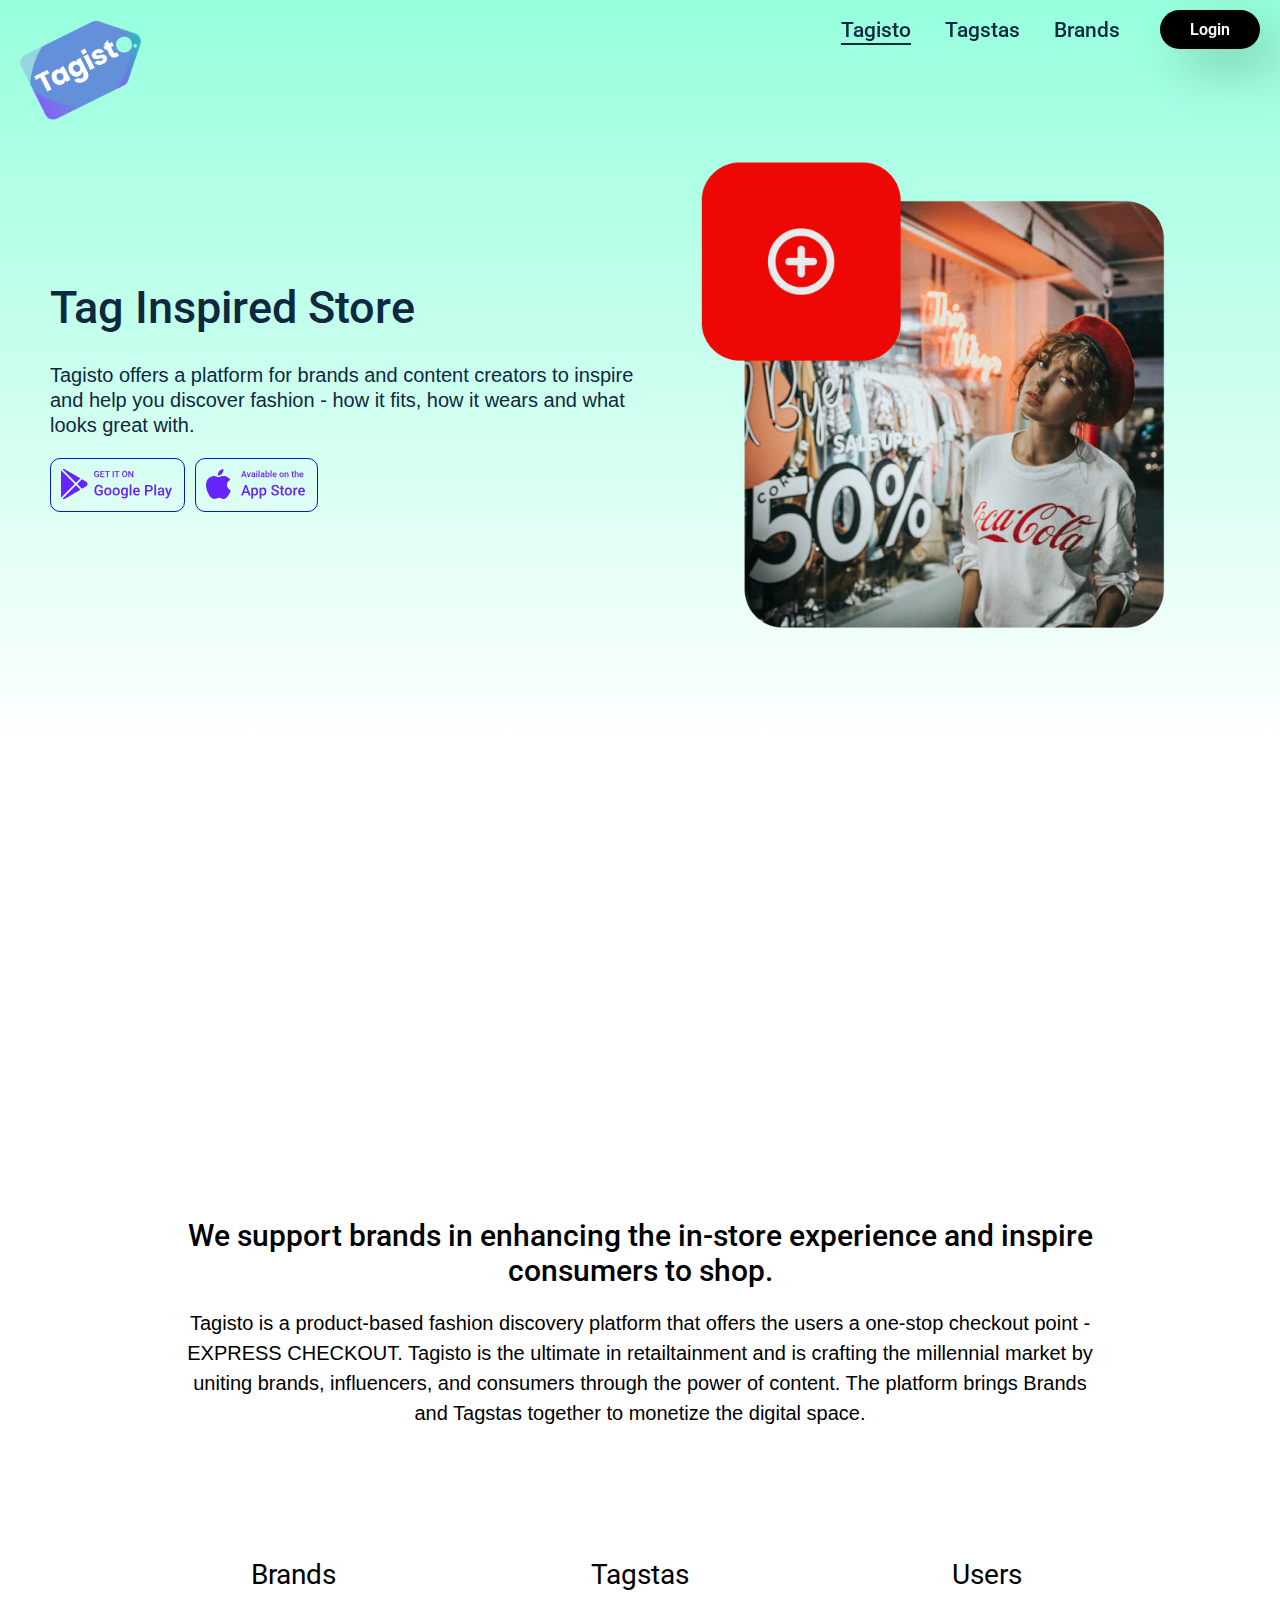
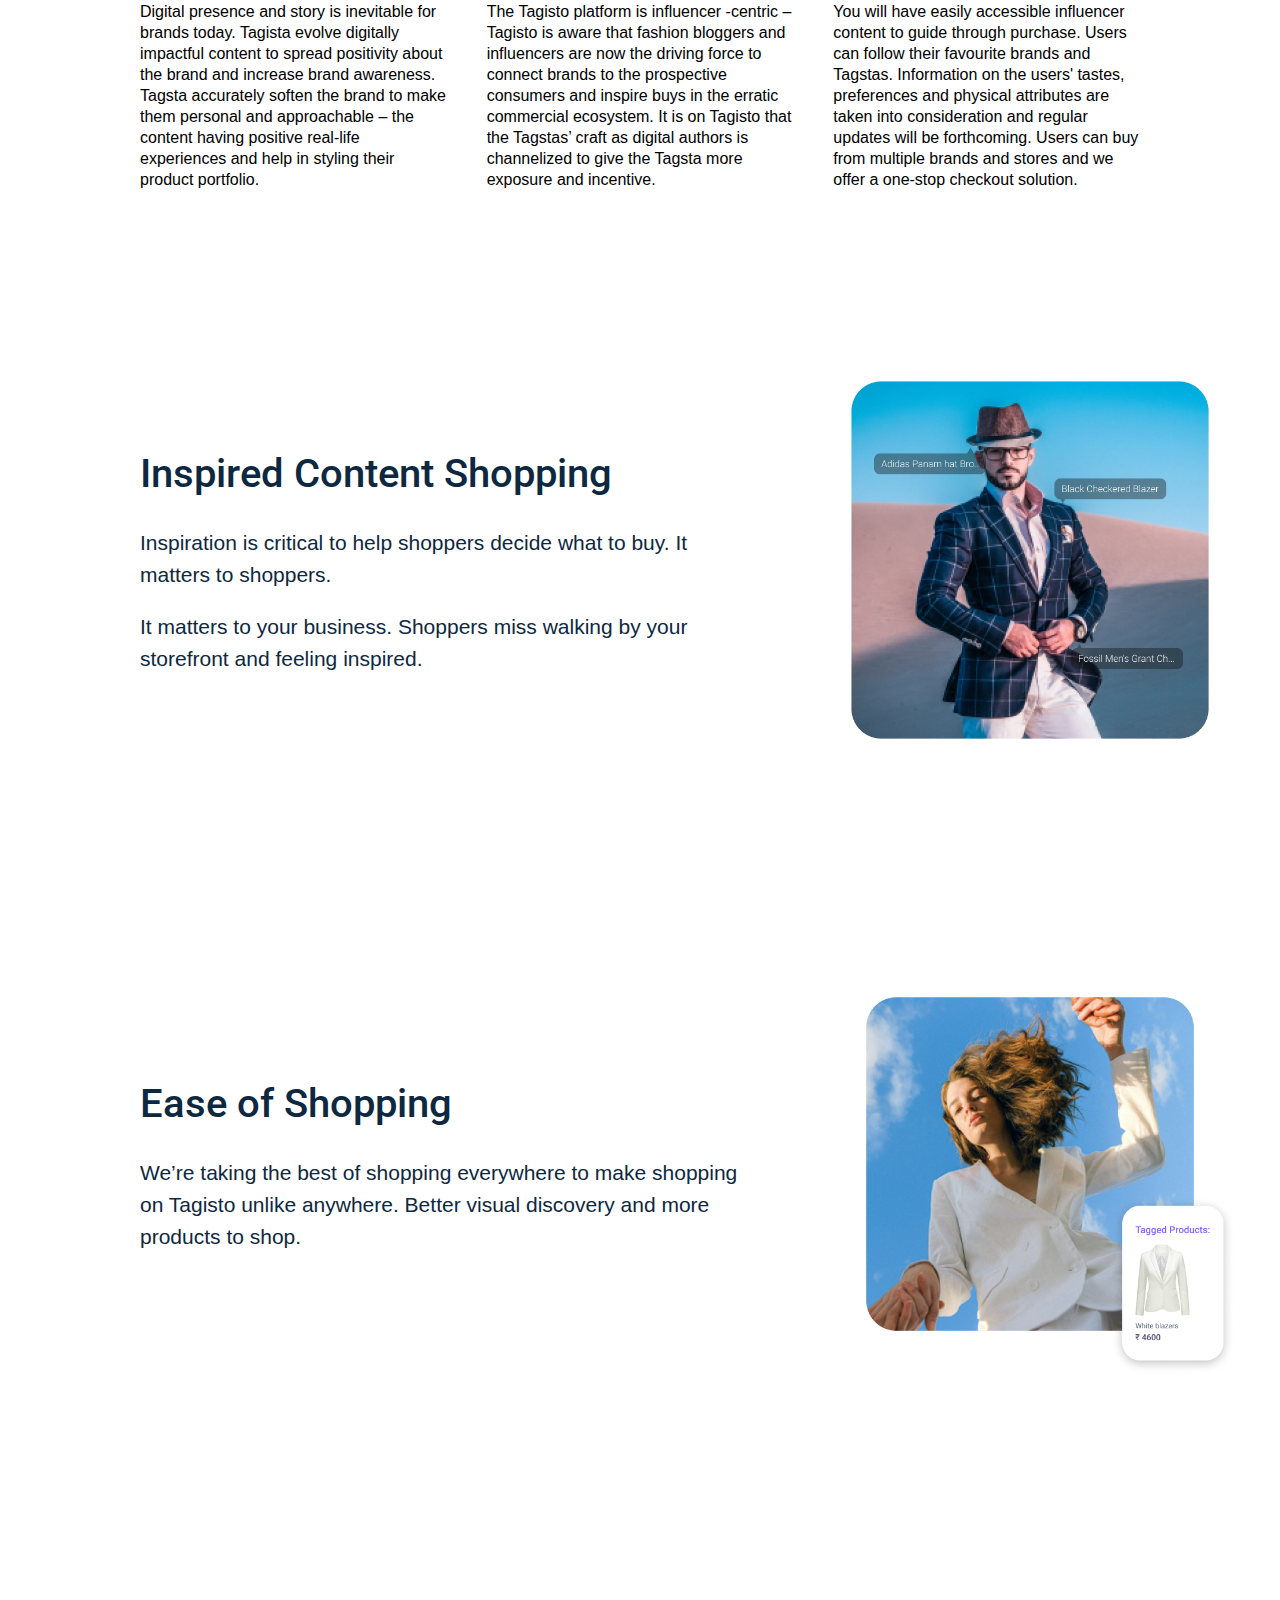
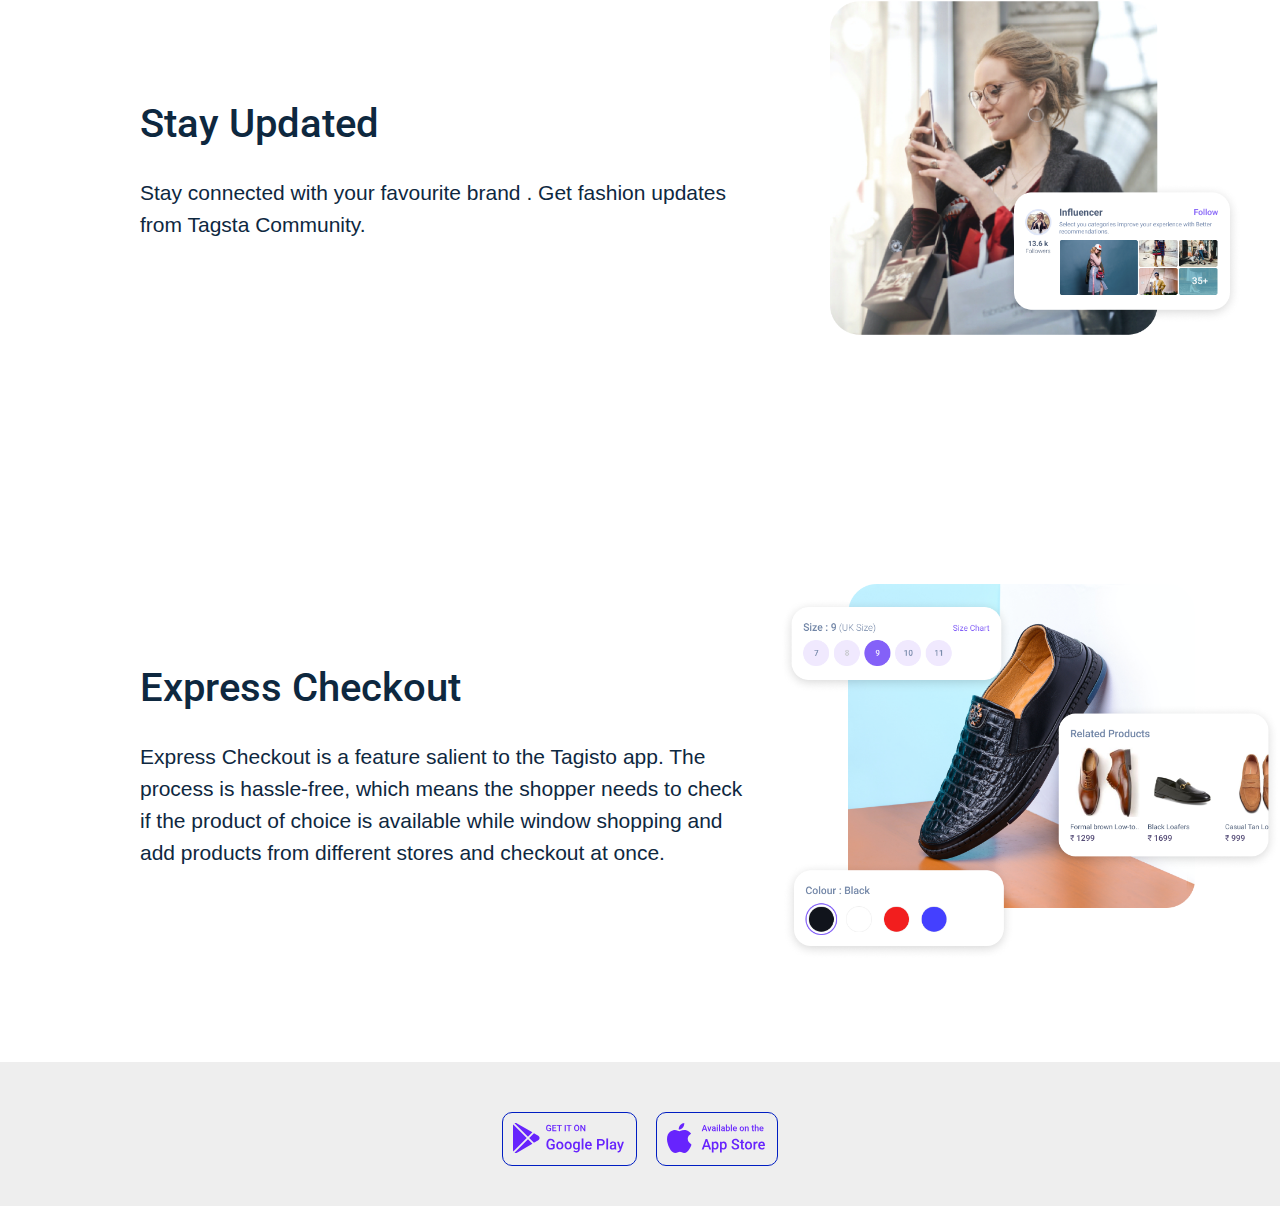
<file: index.html>
<!DOCTYPE html>
<html lang="en">
<head>
    <meta charset="UTF-8">
    <meta name="viewport" content="width=device-width, initial-scale=1.0">
    <title>Tagisto : Influencer</title>
    <!-- <link rel="stylesheet" href="./css/style.css"> -->
    <link rel="stylesheet" href="./css/styleNew.css">

</head>
<body>
    <div class="headerDiv">
        
        <div class="header" id="mynav">
            <div style="display: flex; align-items: center;">
                <div class="menuIcon" id="menuIcon" onclick="openMenu()">
                    <div class="menuIconLine" id="menuIconLine1"></div>
                    <div class="menuIconLine" id="menuIconLine2"></div>
                    <div class="menuIconLine" id="menuIconLine3"></div>
                </div>
                <!-- <h1 class="tagistoHeaderH1">Tagisto</h1> -->
                <img src="./img/png-01.png"  alt="" class="static-logo">
                <img src="./img/png-01.png" alt="" class="floating-logo">
            </div>
            <div class="spacing"></div>
            
            <div class="links" id="linksWebView">
                <a href="" class="links-a links-a-selected" id="links-aW1">Tagisto</a>
                <a href="./marketting/Influencer/" class="links-a" id="links-aW2">Tagstas</a>
                <a href="./marketting/Brands/" class="links-a" id="links-aW3">Brands</a>
            </div>
            <div class="loginBtn" id="loginBtn" onclick="apply()">
                Login
            </div>
        </div>
        
    </div>
    <div id="linksMobileView">
       
        <center>
            <div class="leftArrow" onclick="closeMenu()">
                ✖
            </div>
        </center>
        <div style="text-align: center;margin-top: 60px;">
            <a href="" class="linksMobileView-a">Tagisto</a>
            <hr>
            <a href="./marketting/Influencer/" class="linksMobileView-a">Tagstas</a>
            <hr>
            <a href="./marketting/Brands/" class="linksMobileView-a">Brands</a>
        </div>
       
    </div>
    
    <div class="hero">
        <div class="heroLeft">
            <h3>Tag Inspired Store</h3>
            <p>Tagisto offers a platform for brands and content creators to inspire and help you discover fashion - how it fits, how it wears and
                what looks great with. </p>

                <div style="display: grid; column-gap: 10px; padding-top: 20px; grid-template-columns: auto auto 1fr;">
                    <div class="icon">
                        <img src="img/gp.svg" height="30px">
                    </div>
                    <div class="icon">
                        <img src="img/ap.svg" height="30px">
                    </div>
                    <div></div>
                </div>
        </div>
        <div class="heroRight">
            <img src="./img/Home6.png" class="heroRight-img"/>
        </div>
    </div>


    <div class="description contentSmall">
        <iframe src="https://www.youtube.com/embed/WiU3q9GzGRM&t=1703s" class="youtube-video"></iframe>
        <div class="descriptionContent">
            <h3>We support brands in enhancing the in-store experience and inspire consumers to shop.</h3>
            <p>Tagisto is a product-based fashion discovery platform that offers the users a one-stop checkout
                point - EXPRESS CHECKOUT. Tagisto is the ultimate in retailtainment and is crafting the millennial
                market by uniting brands, influencers, and consumers through the power of content.
                The platform brings Brands and Tagstas together to monetize the digital space.
                    </p>
        </div>
    </div>

    
    <div class="homeGrid">
        <div class="homeGridCol">
            <h3>Brands</h3>
            <p>Digital presence and story is inevitable for brands today. Tagista evolve digitally impactful content to spread positivity about the brand and increase brand awareness. Tagsta accurately soften the brand to make them personal and approachable – the content having positive real-life experiences and help in styling their product portfolio.
            </p>
        </div>
        <div class="homeGridCol">
            <h3>Tagstas</h3>
            <p>The Tagisto platform is influencer -centric – Tagisto is aware that fashion bloggers and influencers are now the driving force to connect brands to the prospective consumers and inspire buys in the erratic commercial ecosystem. It is on Tagisto that the Tagstas’ craft as digital authors is channelized to give the Tagsta more exposure and incentive.</p>
        </div>
        <div class="homeGridCol">
            <h3>Users</h3>
            <p>You will have easily accessible influencer content to guide through purchase. Users can follow their favourite brands and Tagstas. Information on the users' tastes, preferences and physical attributes are taken into consideration and regular updates will be forthcoming. Users can buy from multiple brands and stores and we offer a one-stop checkout solution.</p>
        </div>
    </div>


    
    <div class="content">
        <div class="contentLeft">
            <h3>Inspired Content Shopping</h3>
            <p>Inspiration is critical to help shoppers decide what to buy. It matters to shoppers.</p>
                <p>It matters to your business. Shoppers miss walking by your storefront and feeling inspired.</p>
        </div>
        <div class="contentRight">
            <img src="./img/Home10.png" class="contentRight-img"/>
        </div>
    </div>
    
    <div class="content">
        <div class="contentLeft">
            <h3>Ease of Shopping</h3>
            <p>We’re taking the best of shopping everywhere to make shopping on Tagisto unlike anywhere. Better visual discovery and more products to shop.</p>
        </div>
        <div class="contentRight">
            <img src="./img/Home7.png" class="contentRight-img"/>
        </div>
    </div>
    
    <div class="content">
        <div class="contentLeft">
            <h3>Stay Updated</h3>
            <p>Stay connected with your favourite brand . Get fashion updates from Tagsta Community.</p>
        </div>
        <div class="contentRight">
            <img src="./img/Home9.png" class="contentRight-img"/>
        </div>
    </div>
    
    
    <div class="content">
        <div class="contentLeft">
            <h3>Express Checkout</h3>
            <p>Express Checkout is a feature salient to the Tagisto app. The process is hassle-free, which means the shopper needs
                to check if the product of choice is available while window shopping and add products from different stores and checkout
                at once. 
            </p>
            <!-- <p> reduces the chances of basket abandonment which comes about if the consumer has to browse from one site to the next repeating the exercise while making purchases.</p> -->
        </div>
        <div class="contentRight">
            <img src="./img/Home8.png" class="contentRight-img"/>
        </div>
    </div>
<!-- 
    <div class="heroReady">
        <div class="heroReadyDiv">
            <h1>Ready to apply?</h1>
            
            <div class="btnWhite" onclick="apply()">
                Get started
            </div>
        </div>
    </div>
     -->

     <div style="padding-bottom: 40px;padding-top: 50px;background-color: rgb(238, 238, 238);">
         <center>
            <div class="icon" style="margin-right: 15px;">
                <img src="img/gp.svg" height="30px">
            </div>
            <div class="icon">
                <img src="img/ap.svg" height="30px">
            </div>
         </center>
     </div>
    

</body>

<script src="./js/index.js"></script>
</html>
</file>
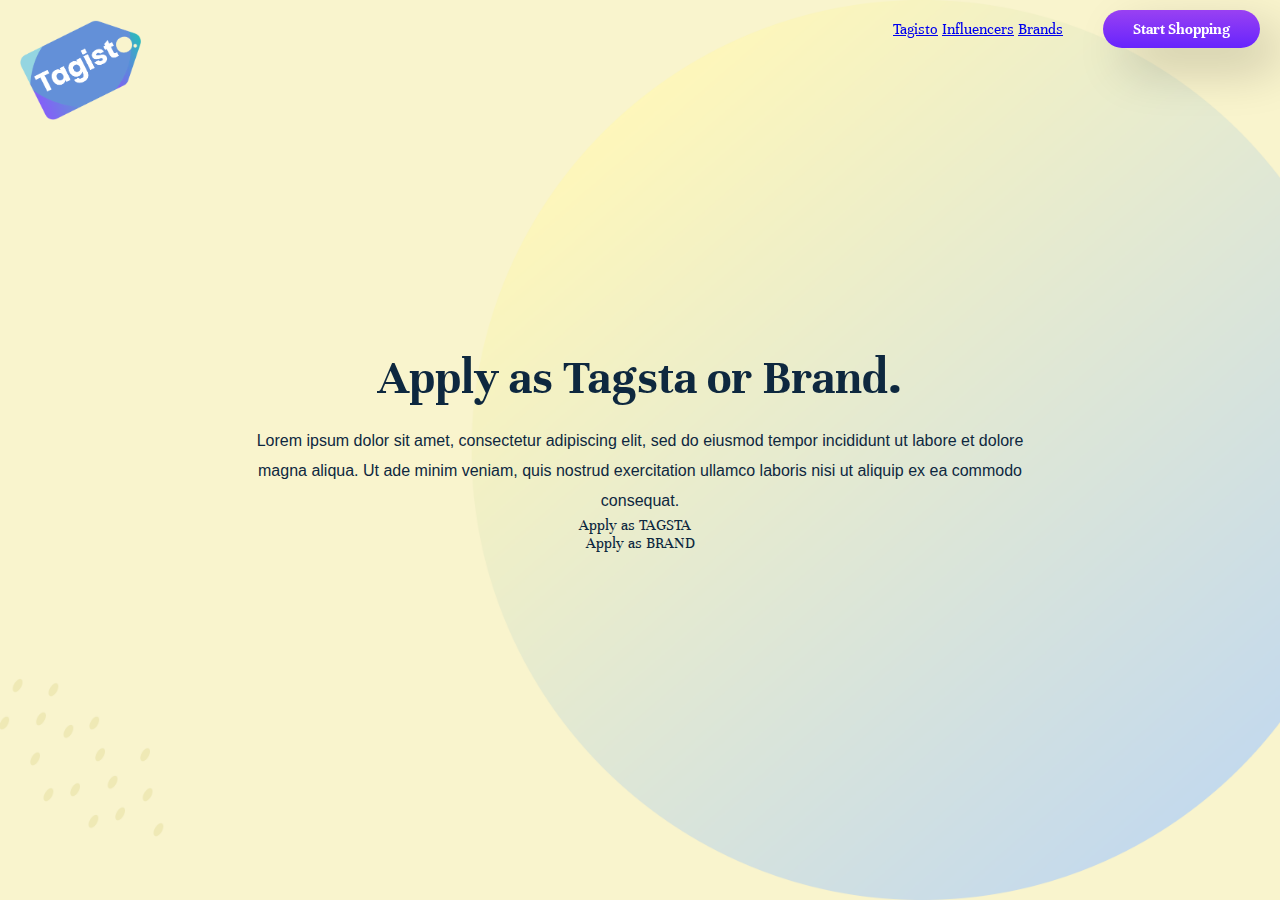
<file: marketting/Apply/index.html>
<!DOCTYPE html>
<html lang="en">
<head>
    <meta charset="UTF-8">
    <meta name="viewport" content="width=device-width, initial-scale=1.0">
    <title>Tagisto : Influencer</title>
    <link rel="stylesheet" href="./../../css/style.css">
    <link rel="stylesheet" href="./css/applyStyle.css">

</head>
<body>
    <div class="headerDiv">
        <div class="header" id="mynav">
            <div style="display: flex; align-items: center;">
                <div class="menuIcon" id="menuIcon" onclick="openMenu()">
                    <div class="menuIconLine" id="menuIconLine1"></div>
                    <div class="menuIconLine" id="menuIconLine2"></div>
                    <div class="menuIconLine" id="menuIconLine3"></div>
                </div>
                <!-- <h1 class="tagistoHeaderH1">Tagisto</h1> -->
                <img src="./../../img/png-01.png"  alt="" class="static-logo">
                <img src="./../../img/png-01.png" alt="" class="floating-logo">
            </div>
            <div class="spacing"></div>
            <div class="links" id="linksWebView">
                <a href="../../" class="links-a" id="links-aW1">Tagisto</a>
                <a href="./../../marketting/Influencer/" class="links-a" id="links-aW2">Influencers</a>
                <a href="./../../marketting/Brands/" class="links-a" id="links-aW3">Brands</a>
            </div>
            <div class="loginBtn" id="loginBtn" >
                Start Shopping
            </div>
        </div>
        
    </div>
    <div id="linksMobileView">
       
        <div class="leftArrow" onclick="closeMenu()">
            &LeftArrow;
        </div>
        <div style="text-align: center;">
            <a href="../../" class="linksMobileView-a">Tagisto</a>
            <a href="./../../marketting/Influencer/" class="linksMobileView-a">Influencers</a>
            <a href="./../../marketting/Brands/" class="linksMobileView-a">Brands</a>
        </div>
       
    </div>
    <div class="apply bg-4">
        
        <div class="heroDiv">
            <h1>Apply as Tagsta or Brand.</h1>
            <p>Lorem ipsum dolor sit amet, consectetur adipiscing elit, sed do eiusmod tempor incididunt 
                ut labore et dolore magna aliqua. Ut ade minim veniam, quis nostrud exercitation 
                ullamco laboris nisi ut aliquip ex ea commodo consequat.</p>
            <div class="btn" onclick="gotoTagsta()" style="margin-right: 10px;">
                Apply as TAGSTA
            </div>
            <div class="btn" onclick="gotoStore()">
                Apply as BRAND
            </div>
        </div>
    </div>
    
   
   
   
    
    

</body>

<script src="./js/index.js"></script>
</html>
</file>
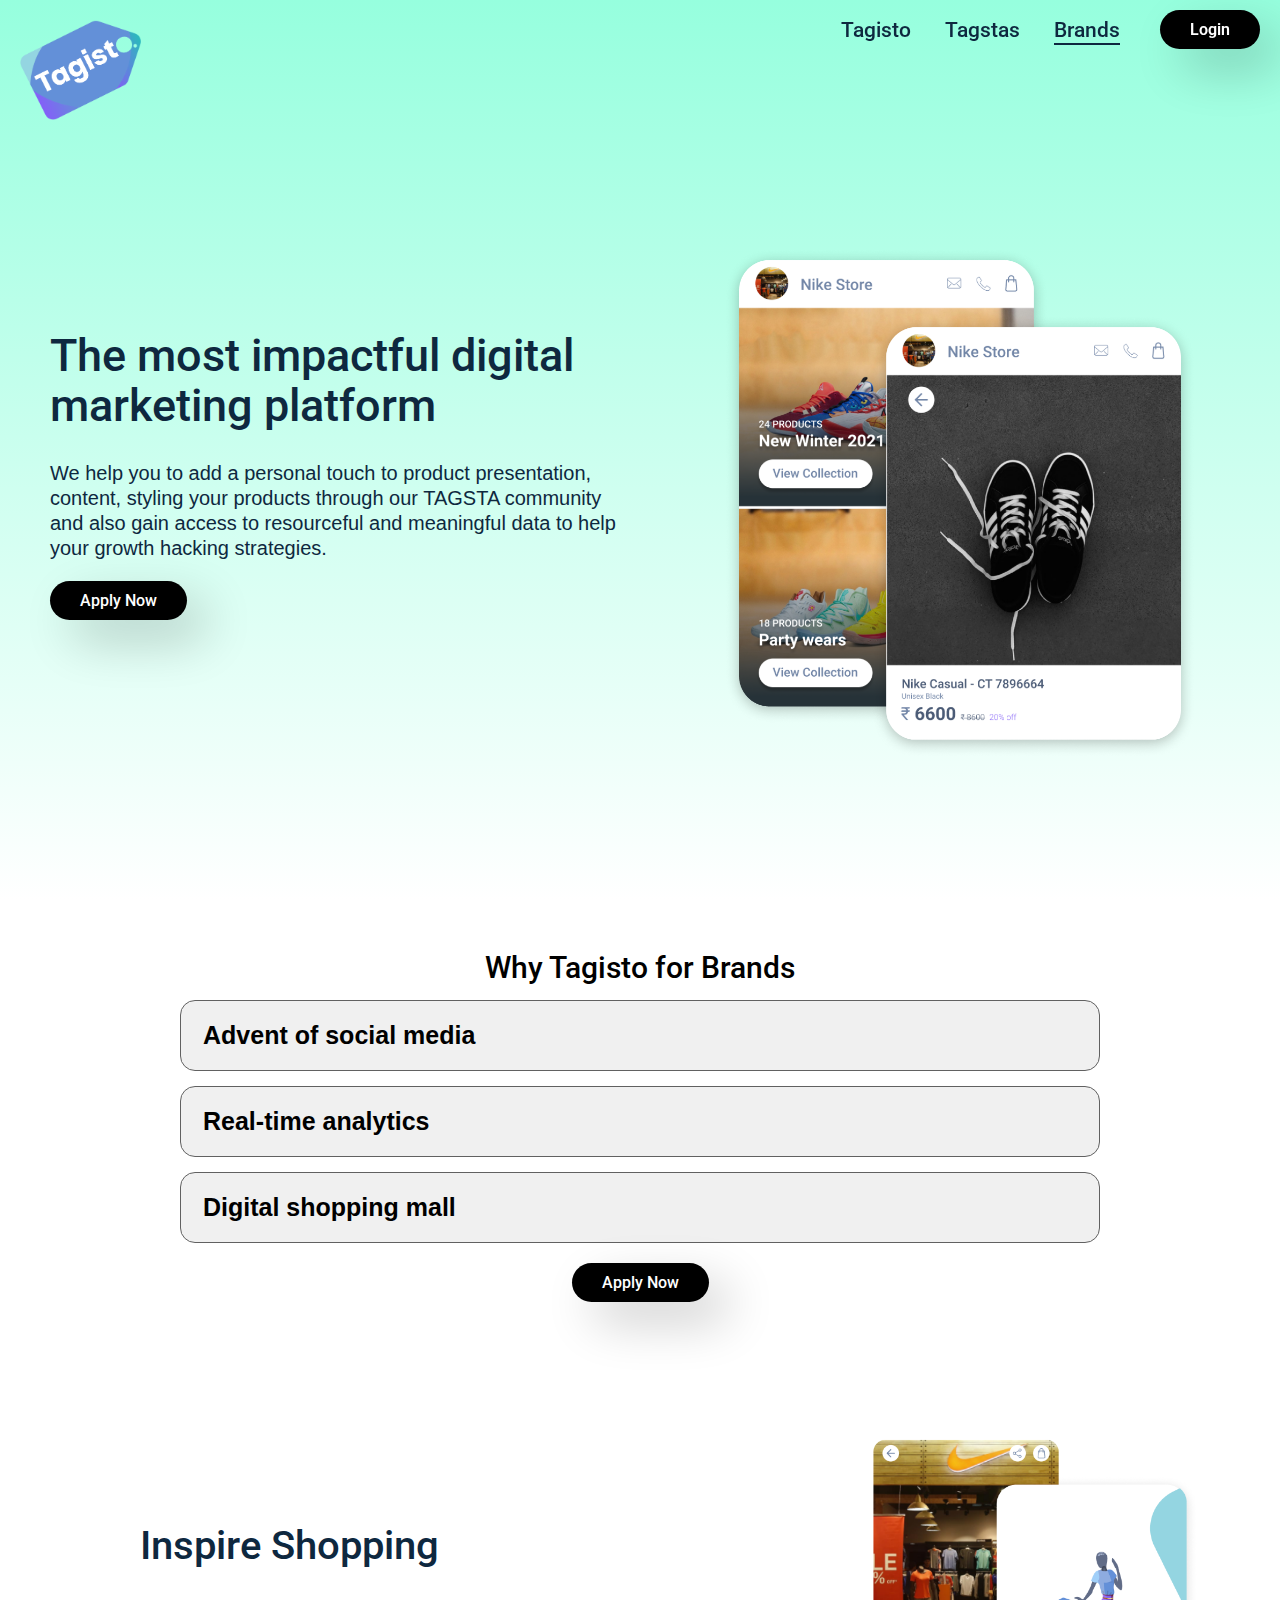
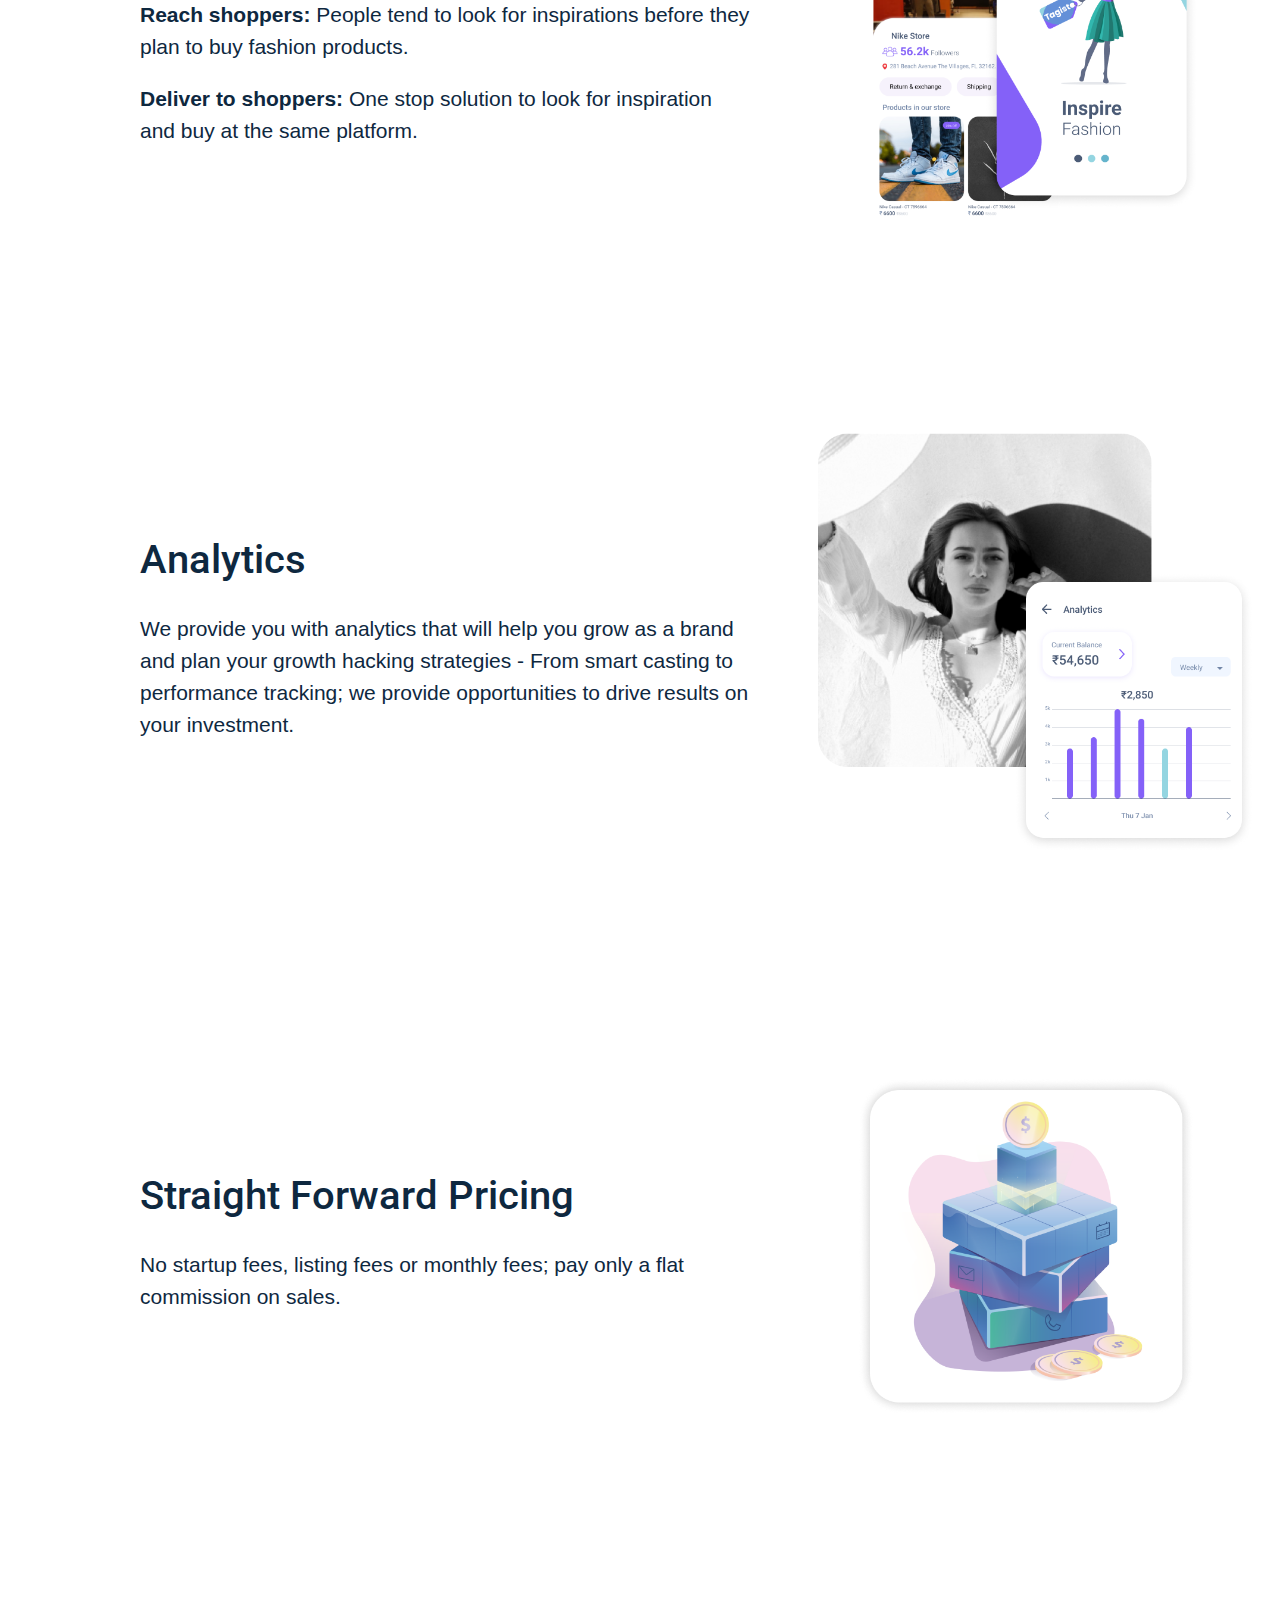
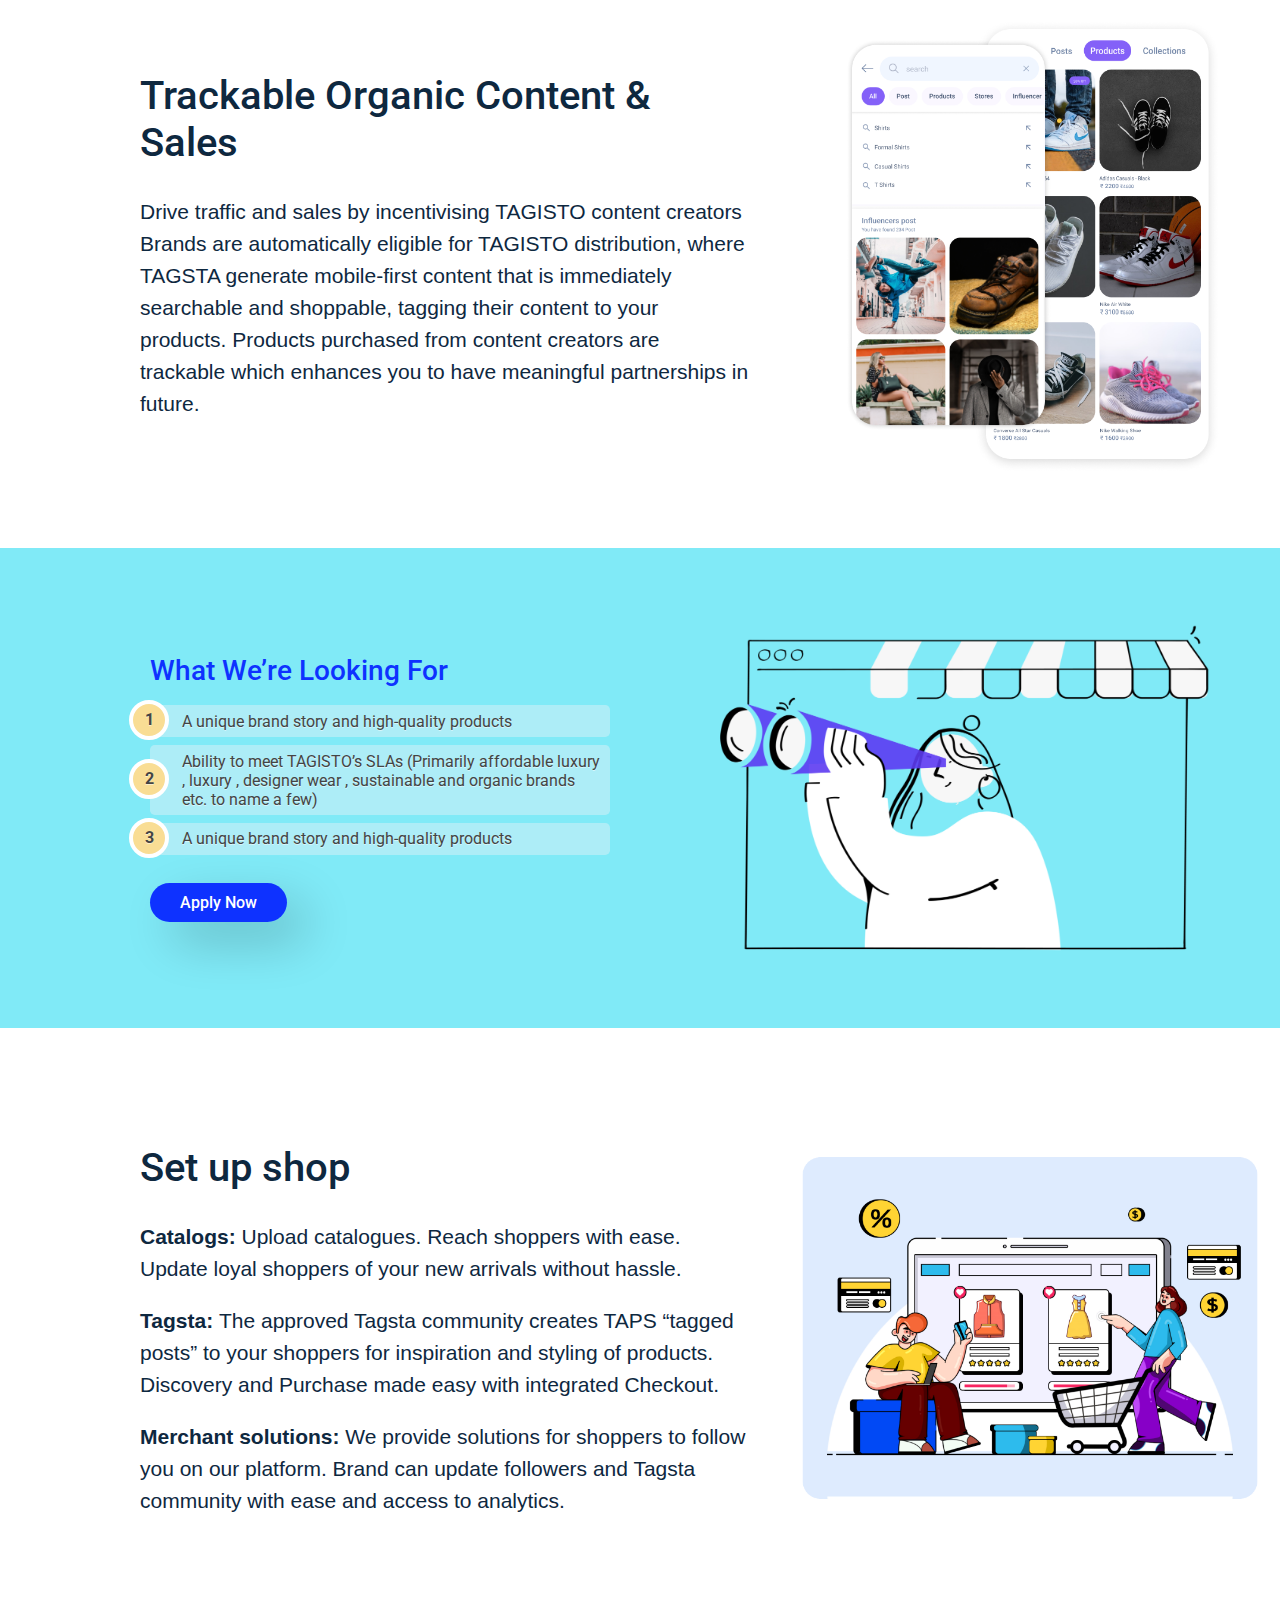
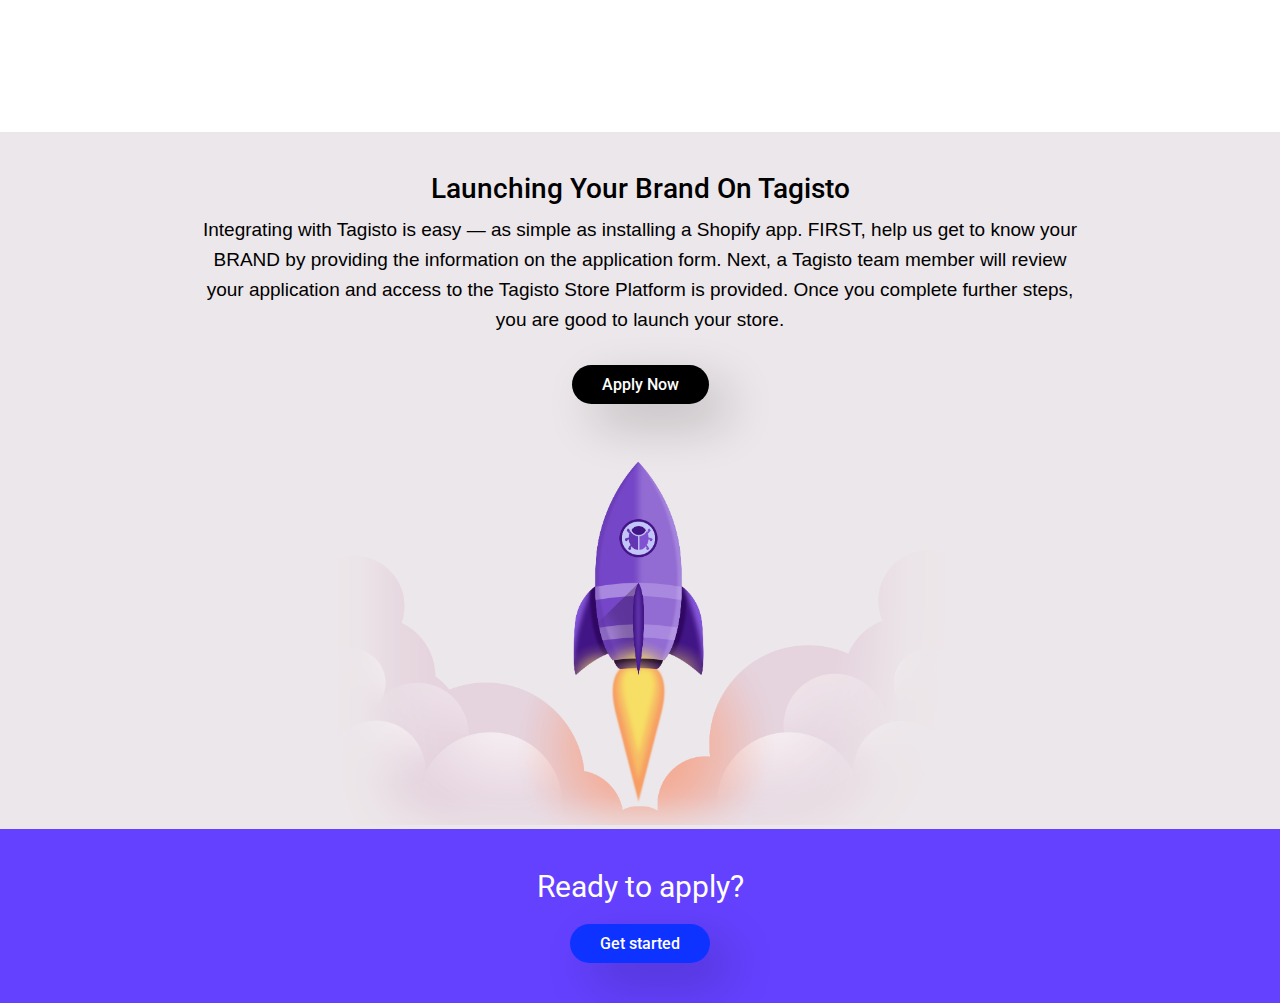
<file: marketting/Brands/index.html>
<!DOCTYPE html>
<html lang="en">
<head>
    <meta charset="UTF-8">
    <meta name="viewport" content="width=device-width, initial-scale=1.0">
    <title>Tagisto : Influencer</title>

    <link rel="stylesheet" href="../../css/style.css">
    <link rel="stylesheet" href="../../css/styleNew.css">
    <link rel="stylesheet" href="./css/iBrand.css">

</head>
<body>
    <div class="headerDiv">
        <div class="header" id="mynav">
            <div style="display: flex; align-items: center;">
                <div class="menuIcon" id="menuIcon" onclick="openMenu()">
                    <div class="menuIconLine" id="menuIconLine1"></div>
                    <div class="menuIconLine" id="menuIconLine2"></div>
                    <div class="menuIconLine" id="menuIconLine3"></div>
                </div>
                <!-- <h1 class="tagistoHeaderH1">Tagisto</h1> -->
                <img src="./../../img/png-01.png"  alt="" class="static-logo">
                <img src="./../../img/png-01.png" alt="" class="floating-logo">
            </div>
            <div class="spacing"></div>
            
            <div class="links" id="linksWebView">
                <a href="../../" class="links-a" id="links-aW1">Tagisto</a>
                <a href="../Influencer/" class="links-a" id="links-aW2">Tagstas</a>
                <a href="../Brands/" class="links-a links-a-selected" id="links-aW3">Brands</a>
            </div>
            <div class="loginBtn" id="loginBtn" onclick="apply()">
                Login
            </div>
        </div>
        
    </div>
    <div id="linksMobileView">
       
        <center>
            <div class="leftArrow" onclick="closeMenu()">
                ✖
            </div>
        </center>
        <div style="text-align: center;margin-top: 60px;">
            <a href="../../" class="linksMobileView-a">Tagisto</a>
            <hr>
            <a href="../Influencer/" class="linksMobileView-a">Tagstas</a>
            <hr>
            <a href="../Brands/" class="linksMobileView-a">Brands</a>
        </div>
       
    </div>
   
    


        <div class="hero">
            <div class="heroLeft">
                <h3>The  most  impactful  digital  marketing  platform</h3>
                <p>We help you to add a personal touch to product presentation, content, styling your 
                    products through our TAGSTA community and also gain access
                    to resourceful and meaningful data to help your growth hacking strategies.</p>
                <div class="btn" onclick="apply()">
                    Apply Now
                </div>
            </div>
            <div class="heroRight">
                <!-- <img src="./../../img/Intersect3.png" alt="" class="detail-image-img-mobile"  id="mobileView"> -->
                <img src="./../../img/Home332.png" alt="" class="heroRight-img" id="webView">
            </div>
        </div>
   

        <div class="contentSmall description">
            <div class="descriptionContent">
                <h3>Why Tagisto for Brands</h3>
                

                        <div class="expander">Advent of social media</div>
                            <div class="content1">
                                After the advent of social media, online sales around the globe have increased considerably; the trend now has funnelled towards purchases induced by social media influencers and content creators.
                            </div>
                        <div class="expander">Real-time analytics</div>
                            <div class="content1">
                                A presence on TAGISTO most certainly enhances brand visibility and quantifies responses from shoppers through inbuilt features – real-time analytics and performance indicators. 
                            </div>
                        <div class="expander">Digital shopping mall</div>
                            <div class="content1">
                                TAGISTO is like a digital shopping mall where brands can open stores and connect to customers, give live updates on new arrivals, offers etc and also collaborate with content creators to reach out to more audience and thereby giving your customers a refreshing and entertaining medium of shopping.
                            </div>
                    <div class="btn" onclick="apply()">
                        Apply Now
                    </div>
            </div>
        </div>


          
    <div class="content">
        <div class="contentLeft">
            <h3>Inspire Shopping</h3>
            <p><b>Reach shoppers:</b> People tend to look for inspirations before they plan to buy fashion products.</p>
            <p><b>Deliver to shoppers:</b> One stop solution to look for inspiration and buy at the same platform.</p>
        </div>
        <div class="contentRight">
            <img src="./../../img/Home111.png" class="contentRight-img"/>
        </div>
    </div>
          
    <div class="content">
        <div class="contentLeft">
            <h3>Analytics</h3>
            <p>We provide you with analytics that will help you grow as a brand and plan your growth hacking strategies - From smart casting to performance tracking; we provide opportunities to drive results on your investment.</p>
        </div>
        <div class="contentRight">
            <img src="./../../img/Home11.png" class="contentRight-img"/>
        </div>
    </div>

    

    <div class="content">
        <div class="contentLeft">
            <h3>Straight Forward Pricing</h3>
            <p>No startup fees, listing fees or monthly fees; pay only a flat commission on sales.</p>
        </div>
        <div class="contentRight">
            <img src="./../../img/Home33.png" class="contentRight-img"/>
        </div>
    </div>

    <div class="content">
        <div class="contentLeft">
            <h3>Trackable Organic Content & Sales</h3>
            <p>Drive traffic and sales by incentivising TAGISTO content creators Brands are automatically eligible for
                TAGISTO distribution, where TAGSTA generate mobile-first content that is immediately searchable and shoppable,
                tagging their content to your products. Products purchased from content
                creators are trackable which enhances you to have meaningful partnerships in future.
            </p>
        </div>
        <div class="contentRight">
            <img src="./../../img/Home44.png" class="contentRight-img"/>
        </div>
    </div>
          
    <!-- <div class="become-content">
        <div class="become-text">
            <h2>Becoming a Tagisto Influencer.</h2>
            <p>We invest in you. rewardStyle is more than just a connection point—we bring you the data, strategies,
            and technology you need to grow your business and personal brand..</p>
               
        </div>
    </div> -->
    
    <div class="featuresNew" style="column-gap: 0;padding:0;background-color: #80eaf7; color:white; margin:0;">
        

        <div class="featuresNew-row" style="margin:0;padding: 40px 0;">
            <div class="detail-text whatWeR">
                <h2>What We’re Looking For </h2>
                        
                            <!-- <p>A unique brand story and high-quality products </p>
                            <p>Ability to meet TAGISTO’s SLAs (Primarily affordable luxury , luxury , 
                                designer wear , sustainable and organic brands etc. to name a few) </p>
                            <p>A unique brand story and high-quality products </p> -->
                                        
                        <ol>
                            <li class=""><a>A unique brand story and high-quality products</a></li>
                            <li class=""><a>Ability to meet TAGISTO’s SLAs (Primarily affordable luxury , luxury , 
                                designer wear , sustainable and organic brands etc. to name a few)</a></li>
                            <li class=""><a>A unique brand story and high-quality products</a></li>
                        </ol>
                        <div class="btnWhite" onclick="apply()">
                            Apply Now
                        </div>

                            
                 
            </div>
            <div class="details-imageDiv" style="height: 400px;padding: 0;background-color: transparent;">
                <img src="./../../img/image_processing20201119-4410-1ldxdf6.jpg" alt="" class="featuresNew-img">
            </div>
        </div>
        
    </div>
    
    

          
    <div class="content">
        <div class="contentLeft">
            <h3>Set up shop</h3>
            <p><b>Catalogs:</b> Upload catalogues. Reach shoppers with ease. Update loyal shoppers of your new arrivals without hassle.</p>
            <p><b>Tagsta:</b> The approved Tagsta community creates TAPS “tagged posts” to your shoppers for inspiration and styling of products. Discovery and Purchase made easy with integrated Checkout.</p>
            <p><b>Merchant solutions:</b> We provide solutions for shoppers to follow you on our platform. Brand can update followers and Tagsta community with ease and access to analytics.</p>
        </div>
        <div class="contentRight">
            <img src="./../../img/Home30.png" class="contentRight-img"/>
        </div>
    </div>
          

    <div class="featuresNew"  id="webView">
       
    </div>
    <div class="featuresNew"  id="mobileView">
       
    </div>

    <div style="background-color: #ECE7EA;" >
        <div class="detail-text launching">
                    <center>
                        <h2>Launching Your Brand on Tagisto  </h2>
                <p>Integrating with Tagisto is easy — as simple as installing a Shopify app.
                    FIRST, help us get to know your BRAND by providing the information on the application form.
                    Next, a Tagisto team member will review your application and access to the Tagisto Store Platform is
                    provided. Once you complete further steps, you are good to launch your store.</p>
                    <div style="display: block;padding-bottom: 40px;margin-top: -30px;">
                        <div class="btn" onclick="apply()">
                            Apply Now
                        </div>
                    </div>
                        <img src="./../../img/rocket.png" alt="" class="" style="width: 70%;">


                    </center>

                    
                   

        </div>
    </div>

    
    <div class="heroReady">
        <div class="heroReadyDiv">
            <h1>Ready to apply?</h1>
            
            <div class="btnWhite" onclick="apply()">
                Get started
            </div>
        </div>
    </div>
    
    <!-- <div class="footer">
        <div class="footer-main">
            <div class="footer-title">
                <h1>Tagisto</h1>
            </div>
            <div class="links">
                <ul>
                    <li><a href="#">Company</a></li>
                    <li><a href="#">Influencer</a></li>
                    <li><a href="#">Brands</a></li>
                    <li><a href="#">Press</a></li>
                    <li><a href="#">Careers</a></li>
                    <li><a href="#">Blog</a></li>
                </ul>
            </div>
            <div class="social">
                <ul>
                    <li><a href="#">Facebook</a></li>
                    -
                    <li><a href="#">Instagram</a></li>
                    -
                    <li><a href="#">LinkedIn</a></li>
                </ul>
            </div>
        </div>
        <div class="footer-copright">
            <p>COPYRIGHT &copy; 2020  TAGISTO.COM | Privacy Policy | Cookie Policy | Do Not Sell</p>
        </div>
    </div>  -->

</body>

<script src="./js/index.js"></script>
</html>
</file>
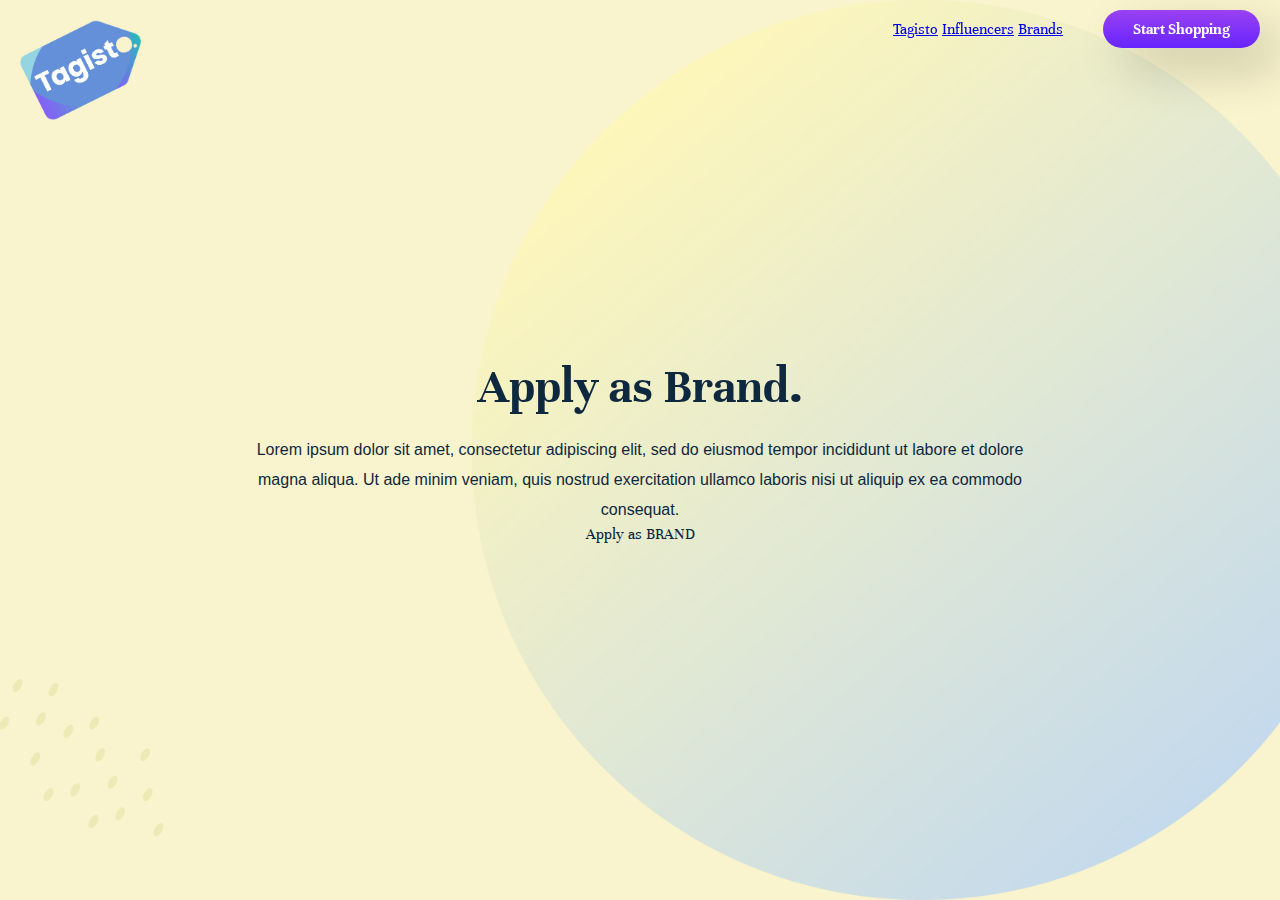
<file: marketting/Apply/ApplyAsBrand/index.html>
<!DOCTYPE html>
<html lang="en">
<head>
    <meta charset="UTF-8">
    <meta name="viewport" content="width=device-width, initial-scale=1.0">
    <title>Tagisto : Influencer</title>
    <link rel="stylesheet" href="./../../../css/style.css">
    <link rel="stylesheet" href="./../css/applyStyle.css">

</head>
<body>
    <div class="headerDiv">
        <div class="header" id="mynav">
            <div style="display: flex; align-items: center;">
                <div class="menuIcon" id="menuIcon" onclick="openMenu()">
                    <div class="menuIconLine" id="menuIconLine1"></div>
                    <div class="menuIconLine" id="menuIconLine2"></div>
                    <div class="menuIconLine" id="menuIconLine3"></div>
                </div>
                <!-- <h1 class="tagistoHeaderH1">Tagisto</h1> -->
                <img src="./../../../img/png-01.png"  alt="" class="static-logo">
                <img src="./../../../img/png-01.png" alt="" class="floating-logo">
            </div>
            <div class="spacing"></div>
            <div class="links" id="linksWebView">
                <a href="../../../" class="links-a" id="links-aW1">Tagisto</a>
                <a href="./../../../marketting/Influencer/" class="links-a" id="links-aW2">Influencers</a>
                <a href="./../../../marketting/Brands/" class="links-a" id="links-aW3">Brands</a>
            </div>
            <div class="loginBtn" id="loginBtn" >
                Start Shopping
            </div>
        </div>
        
    </div>
    <div id="linksMobileView">
       
        <div class="leftArrow" onclick="closeMenu()">
            &LeftArrow;
        </div>
        <div style="text-align: center;">
            <a href="../../../" class="linksMobileView-a">Tagisto</a>
            <hr>
            <a href="./../../../marketting/Influencer/" class="linksMobileView-a">Influencers</a>
            <hr>
            <a href="./../../../marketting/Brands/" class="linksMobileView-a">Brands</a>
        </div>
       
    </div>
    <div class="apply bg-4">
        
        <div class="heroDiv">
            <h1>Apply as Brand.</h1>
            <p>Lorem ipsum dolor sit amet, consectetur adipiscing elit, sed do eiusmod tempor incididunt 
                ut labore et dolore magna aliqua. Ut ade minim veniam, quis nostrud exercitation 
                ullamco laboris nisi ut aliquip ex ea commodo consequat.</p>
            
            <div class="btn" onclick="gotoStore()">
                Apply as BRAND
            </div>
        </div>
    </div>
    
   
   
   
    
    

</body>

<script src="./../js/index.js"></script>
</html>
</file>
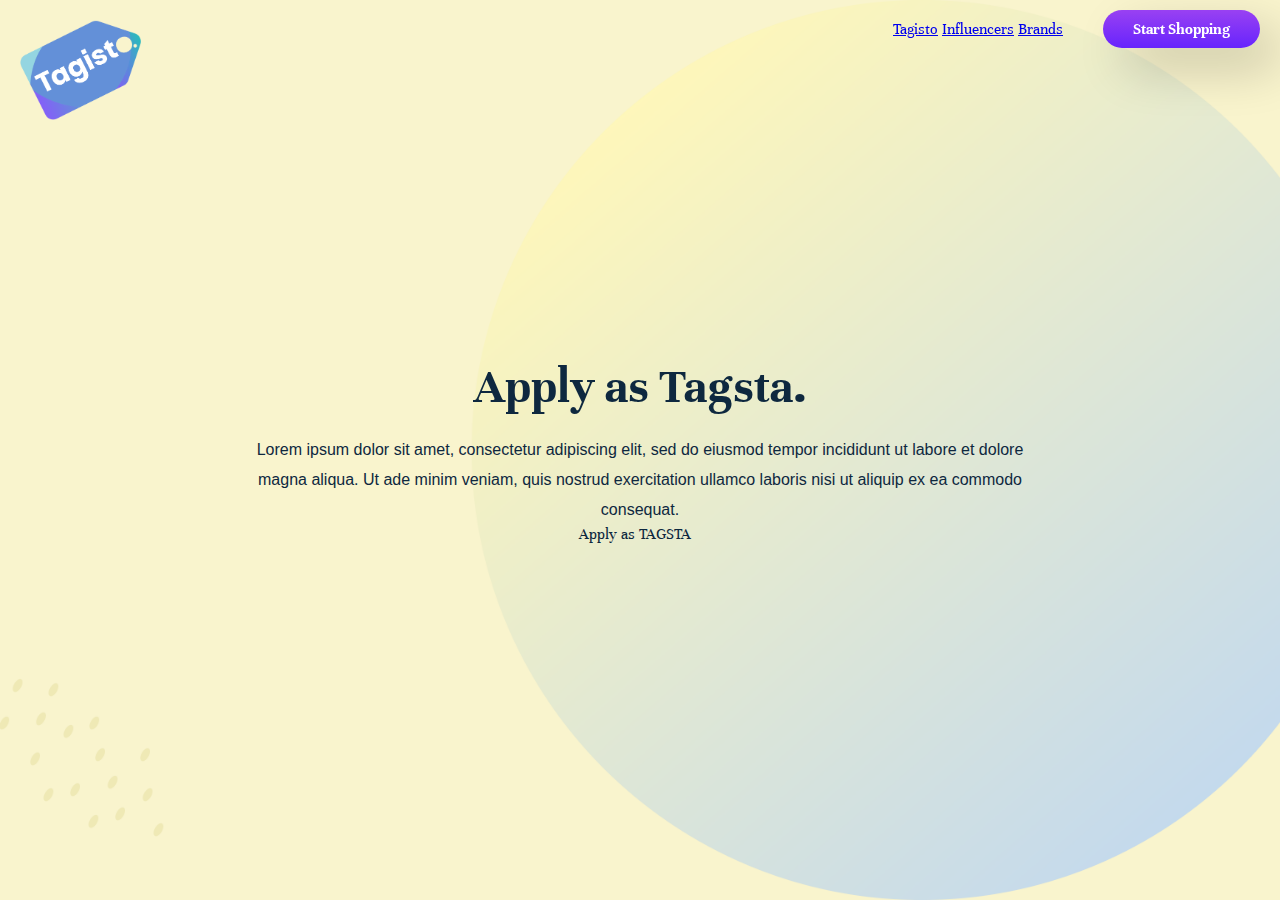
<file: marketting/Apply/ApplyAsTagsta/index.html>
<!DOCTYPE html>
<html lang="en">
<head>
    <meta charset="UTF-8">
    <meta name="viewport" content="width=device-width, initial-scale=1.0">
    <title>Tagisto : Influencer</title>
    <link rel="stylesheet" href="./../../../css/style.css">
    <link rel="stylesheet" href="./../css/applyStyle.css">

</head>
<body>
    <div class="headerDiv">
        <div class="header" id="mynav">
            <div style="display: flex; align-items: center;">
                <div class="menuIcon" id="menuIcon" onclick="openMenu()">
                    <div class="menuIconLine" id="menuIconLine1"></div>
                    <div class="menuIconLine" id="menuIconLine2"></div>
                    <div class="menuIconLine" id="menuIconLine3"></div>
                </div>
                <!-- <h1 class="tagistoHeaderH1">Tagisto</h1> -->
                <img src="./../../../img/png-01.png"  alt="" class="static-logo">
                <img src="./../../../img/png-01.png" alt="" class="floating-logo">
            </div>
            <div class="spacing"></div>
            <div class="links" id="linksWebView">
                <a href="../../../" class="links-a" id="links-aW1">Tagisto</a>
                <a href="./../../../marketting/Influencer/" class="links-a" id="links-aW2">Influencers</a>
                <a href="./../../../marketting/Brands/" class="links-a" id="links-aW3">Brands</a>
            </div>
            <div class="loginBtn" id="loginBtn" >
                Start Shopping
            </div>
        </div>
        
    </div>
    <div id="linksMobileView">
       
        <div class="leftArrow" onclick="closeMenu()">
            &LeftArrow;
        </div>
        <div style="text-align: center;">
            <a href="../../../" class="linksMobileView-a">Tagisto</a>
            <hr>
            <a href="./../../../marketting/Influencer/" class="linksMobileView-a">Influencers</a>
            <hr>
            <a href="./../../../marketting/Brands/" class="linksMobileView-a">Brands</a>
        </div>
       
    </div>
    <div class="apply bg-4">
        
        <div class="heroDiv">
            <h1>Apply as Tagsta.</h1>
            <p>Lorem ipsum dolor sit amet, consectetur adipiscing elit, sed do eiusmod tempor incididunt 
                ut labore et dolore magna aliqua. Ut ade minim veniam, quis nostrud exercitation 
                ullamco laboris nisi ut aliquip ex ea commodo consequat.</p>
            <div class="btn" onclick="gotoTagsta()" style="margin-right: 10px;">
                Apply as TAGSTA
            </div>
        </div>
    </div>
    
   
   
   
    
    

</body>

<script src="./../js/index.js"></script>
</html>
</file>
<file: css/style.css>
@import url('https://fonts.googleapis.com/css2?family=Unna:ital,wght@0,400;0,700;1,400;1,700&display=swap');
@import url('https://fonts.googleapis.com/css2?family=Nunito:ital,wght@0,200;0,300;0,400;0,600;0,700;0,800;0,900;1,200;1,300;1,400;1,600;1,700;1,800;1,900&display=swap');

@import url('https://fonts.googleapis.com/css2?family=Quicksand:wght@300;400;500;600;700&display=swap');

@import url('https://fonts.googleapis.com/css2?family=Work+Sans:ital,wght@0,100;0,200;0,300;0,400;0,500;0,600;0,700;0,800;0,900;1,100;1,200;1,300;1,400;1,500;1,600;1,700;1,800;1,900&display=swap');
@import url('https://fonts.googleapis.com/css2?family=Roboto:wght@300;400;500;600&display=swap');

*{
    margin: 0;
    padding: 0;
}

body{
    /* background-color: #f3f0ff; */

}

.headerDiv{
    position: fixed;
    top: 0;
    left: 0;
    right: 0;
    z-index: 3000;
}

.header{
    font-family: 'Unna', serif;
    font-weight: 500;
    background-color: transparent;
    color:#0E283F;
    display: -webkit-box;
  display: -ms-flexbox;
  display: flex;
  padding: 10px 20px;
  -webkit-box-align: center;
      -ms-flex-align: center;
  /* -webkit-box-pack: center;
      -ms-flex-pack: center;
          justify-content: center; */
          /* justify-content: space-between; */
          align-items: center;
    transition: background-color 200ms linear;
}

.header_color {
    font-family: 'Unna', serif;
    font-weight: 500;
    display: -webkit-box;
  display: -ms-flexbox;
  display: flex;
  padding: 10px 20px;
  -webkit-box-align: center;
      -ms-flex-align: center;
          align-items: center;
  /* -webkit-box-pack: center;
      -ms-flex-pack: center;
          justify-content: center; */
          justify-content: space-between;
    background-color: #fff !important;
    color: #0E283F;
    transition: background-color 200ms linear;
    box-shadow: 0px 0px 20px 5px rgba(0,0,0,0.05);
  }

  .menuIcon{
      cursor: pointer;
      display: flex;
      flex-direction: column;
      justify-content: space-between;
      width: 24px;
      height: 15px;
      margin-right: 15px;
  }
  
  .menuIconLine{
      height: 2px;
      background-color: #0E283F;
  }

  .menuIconLine_color{
      height: 2px;
      background-color: #0E283F;
  }

.tagistoHeaderH1{
    font-size: 22px;
}

.spacing{
    flex: 1;
}




.loginBtn{
    display: inline-block;
    padding: 10px 30px;
    font-weight: 600;
    cursor: pointer;
    transition: .3s background;
    color: white;
    background: linear-gradient(180deg, #9941F2 0%, #6724FD 100%);
    box-shadow: 20px 20px 50px rgba(0, 0, 0, 0.2);
    border-radius: 100px;
    margin-left: 40px;
}

.loginBtn:hover{
    transition: .3s background;
    background: linear-gradient(180deg, #6724FD 0%, #6724FD 100%);
}
/* 
.loginBtn_color{
    display: inline-block;
    padding: 10px 20px;
    border:2px solid #0E283F;
    cursor: pointer;
    transition: .3s background-color;
} */

/* .loginBtn_color:hover{
    transition: .3s background-color;
    background-color: #0E283F;
    color: #fff;
} */


.hero{
    font-family: 'Unna', serif;
    height: 100vh;
    background: url(../img/bg-1.png);
    background-attachment: fixed;
    background-size: cover;
    color: #0E283F;
    display: flex;
    flex-direction: column;
    justify-content: center;
}

.storeIcon{
    height:45px;
    cursor: pointer;
    
}

.company{
    font-family: 'Unna', serif;
    min-height: 100vh;
    color: #0E283F;
    text-align: left;
    align-items: flex-start;
    display: flex;
    flex-direction: column;
    justify-content: center;
    background-color: #f3f3f3;
}
.bg-4,
.bg-2,
.bg-3{
    background-attachment: fixed;
    background-size: cover;
    color: #0E283F;
    display: flex;
    flex-direction: column;
    justify-content: center;
    font-family: 'Unna', serif;
    height: 100vh;
}

.bg-4{
    background: url(../img/bg-4.png);
}

.bg-2{
    background: url(../img/bg-2.png);
}

.bg-3{
    background: url(../img/bg-3.png);
}

.companyDiv{
    padding: 0px 40px;
    text-align: left;
    display: grid;
    align-items: center;
    column-gap: 30px;
    row-gap: 30px;
}

.companyDiv h1{
    font-size: 50px;
    /* font-family: 'Unna'; */
    font-weight: 500;
    color: #01017a;
}

.companyDiv p{
    font-family: 'Inter', sans-serif;
    font-weight: 500;
    margin-top: 20px;
    line-height: 35px;
    font-size: 28px;
    color: #01017a;
    /* color: white; */
}

.heroDiv{
    padding: 0px 40px;
    text-align: center;
}

.heroDiv h1{
    font-size: 40px;
    font-weight: 900;
}

.heroDiv p{
    font-family: 'Inter', sans-serif;
    margin-top: 20px;
    line-height: 30px;
}

.focus-content{
    /* background-color: #f3f0ff; */
    padding: 80px 40px;
    text-align: center;
}

/* svg{border:1px solid} */

.focus-text{
}

.focus-text h2{
    color: #000;
    font-family: 'Unna', serif;
    font-weight: 500;
    font-size: 38px;
    margin-bottom: 20px;
}

.focus-text p{
    color: #000;
    font-family: 'Inter', sans-serif;
    font-size: 19px;
    line-height: 30px;
}

.youtube-video{
    outline: none;
    border: none;
    height: 350px;
    width: 100%;
    margin-bottom: 30px;
}

.become-content{
    background-color: #fff;
    padding: 40px;
    text-align: center;
}

.become-text{
}

.become-text h2{
    color: #000;
    font-family: 'Unna', serif;
    font-weight: 500;
    font-size: 38px;
    margin-bottom: 15px;
}

.become-text p{
    color: #000;
    font-family: 'Inter', sans-serif;
    font-size: 19px;
    line-height: 30px;
}

.who{
    display: grid;
    /* grid-template-columns: repeat(3, 1fr); */
    column-gap: 40px;
    row-gap: 40px;
    background-color: #fff;
    padding: 40px 40px;
    /* text-align: center; */
    margin-bottom: 40px;
}

.who-text{
    text-align: justify;
}

.who-text h2{
    font-family: 'Unna', serif;
    font-weight: 500;
    font-size: 34px;
    margin-bottom: 20px;
}

.who-text p{
    font-family: 'Inter', sans-serif;
    font-size: 19px;
    line-height: 30px;
}

#webView{display: none;}
#mobileView{display: block;}


.features-brands{
    display: grid;
    row-gap: 20px;
    column-gap: 20px;
    margin-top: 20px;
    margin-left: 20px;
    margin-right: 20px;
}

.features{
    display: grid;
    row-gap: 20px;
    column-gap: 20px;
    margin-top: 20px;
    margin-left: 20px;
    margin-right: 20px;
}

.features-col{
    background: linear-gradient(180deg, #f7f5ff 0%, #f7f5ff 100%);
    transition: 0.3s background;
    padding: 40px;
    border-radius: 20px;
}

.featuresNew{
    row-gap: 20px;
    column-gap: 20px;
    margin-top: 20px;
    margin-left: 20px;
    margin-right: 20px;
}

.featuresNew-row{
    display: grid;
    align-items: center;
    column-gap: 20px;
    row-gap: 20px;
    padding: 10px 0;
    border-radius: 20px;
    /* background-color: #0E283F; */
}

.details-imageDiv{
    height: 100%;
    width: 100%;

}

.featuresNew-img{
    object-fit: cover;
    height: 100%;
    width: 100%;
}
/* .features-col:hover{
    transition: 0.3s background;
    background: linear-gradient(180deg, #9941F2 0%, #6724FD 100%);
    box-shadow: 20px 20px 50px rgba(0, 0, 0, 0.2);
    color: white;
} */

.features-svg{
    height: 50px;
    margin-bottom: 20px;
}

.features-col-ul{
}
.features-col-li{
    font-family: 'Inter', sans-serif;
}

.detail-content{
    display: grid;
    padding: 40px 20px;
    padding-top: 0px;
    align-items: center;
    column-gap: 30px;
    row-gap: 10px;
}

.detail-text{

}

.detail-text h2{
    font-family: 'Roboto', serif;
    font-weight: 500;
    font-size: 28px;
    margin-bottom: 10px;
    /* background-color: rgb(255, 207, 198);
    background-blend-mode: multiply; */
    display: inline-block;
    text-transform: capitalize;
}

.detail-text p{
    font-family: 'Inter', sans-serif;
    font-size: 19px;
    line-height: 30px;
}

.detail-image{
    /* height: 650px; */
}

.detail-imageHome{
    height: 700px;
}

.detail-image-imgHome{
    object-fit: contain;
    height: 100%;
    width: 100%;
}

.detail-image-img{
    object-fit: cover;
    height: 100%;
    width: 100%;
}

.detail-image-img-mobile{
    height: 200px;
}

.heroReady{
    font-family: 'Unna', serif;
    /* height: 100vh; */
    padding: 40px 0;
    background-color: #6441ff;
    color: white;
    /* position:relative; */
    display: flex;
    flex-direction: column;
    justify-content: center;
}

.heroReadyDiv{
    text-align: center;
}

.heroReadyDiv h1{
    font-size: 30px;
    font-weight: 500;
}

.heroReadyDiv p{
    font-family: 'Inter', sans-serif;
    margin-top: 20px;
}

.floating-logo{
    display: none;
    position: absolute;
    top: 20px; left:20px;
    height: 100px;
}
.static-logo{
    display: block;
    height: 60px;
}

.whatWeR {
    /* font-family: Helvetica; */
    font-family: 'Unna', serif;
    padding-left:50px;
    padding-top: 50px;
    padding-right: 20px;
}



.whatWeR p {
    border-top: 2px dashed;
    border-color: blue !important;
    margin:0; padding: 30px;
    counter-increment: section;
    position: relative;
    z-index: 1;
  }
  
  
  
  .whatWeR p:nth-child(even):before {
    content: counter(section);
    right: 100%; 
    margin-right: -20px;
    position: absolute;
    border-radius: 50%;
    padding: 10px;
    height: 20px;
    width: 20px;
    background-color: blue;
    text-align:center;
    color: white;
    font-size: 110%;
  }
  
  .whatWeR p:nth-child(odd):before {
    content: counter(section);
    left: 100%; 
    margin-left: -20px;
    position: absolute;
    border-radius: 50%;
    padding: 10px;
    height: 20px;
    width: 20px;
    background-color: blue;
    text-align:center;
    color: white;
    font-size: 110%;
  }
  
  
  
  .whatWeR p:nth-child(even) {
    border-left: 2px dashed;
    border-top-left-radius: 30px;
    border-bottom-left-radius: 30px;
    margin-right: 30px; 
    padding-right: 0;
  }
  
  .whatWeR p:nth-child(odd) {
    border-right: 2px dashed;
    border-top-right-radius: 30px;
    border-bottom-right-radius: 30px;
    margin-left: 30px; 
    padding-left: 0;
  }
  
  .whatWeR p:first-child {
    border-top: 0;
    border-top-right-radius:0;
    border-top-left-radius:0;
  }
  
  .whatWeR p:last-child {
    border-bottom-right-radius:0;
    border-bottom-left-radius:0;
  }
  
              
ol {
    counter-reset: li; 
    list-style: none; 
    padding: 0;
    text-shadow: 0 1px 0 rgba(255,255,255,.5);
  }
  
  ol a {
    position: relative;
    display: block;
    padding: .4em .4em .4em 2em;
    margin: .5em 0;
    background: #DAD2CA;
    color: #444;
    text-decoration: none;
    border-radius: .3em;
    transition: .3s ease-out;
  }
  
  ol a:hover { background: #E9E4E0; }
  ol a:hover:before { transform: rotate(360deg); }
  ol a:before {
    content: counter(li);
    counter-increment: li;
    position: absolute;
    left: -1.3em;
    top: 50%;
    margin-top: -1.3em;
    background: #f9dd94;
    height: 2em;
    width: 2em;
    line-height: 2em;
    border: .3em solid #fff;
    text-align: center;
    font-weight: bold;
    border-radius: 2em;
    transition: all .3s ease-out;
  }
      

  .mocup{
      height: 200px;
  }
  
  .aHref{
      text-decoration: none;
      color: black;
  }

  .aHref:hover{
      color: blue;
      /* line-height: 20px; */
    text-decoration: underline;
    text-underline-position: under;
  }

  .aHref h2::after{
      content: '🔗';
      position: relative;
      top:0;
      font-size: 15px;
      /* margin-left: 10px; */
  }

@media(min-width:500px){
    .who{padding: 40px 20px;grid-template-columns: repeat(2, 1fr); }
}

@media(min-width:800px){
    .floating-logo{display: block;}
    .static-logo{display: none;}
    .menuIcon{display: none;}
    #linksWebView{display: block;}
    #linksMobileView{display: none;}
    #webView{display: block;}
    #mobileView{display: none;}
    .youtube-video{width: 600px;}
    .heroDiv{grid-template-columns: repeat(2, 1fr); padding: 0px 90px;}
    .companyDiv{grid-template-columns: repeat(2, 1fr); padding: 0px 60px;}
    .heroDiv h1{font-size: 50px;}
    .companyDiv h1{font-size: 65px;}
    .detail-content{grid-template-columns: repeat(2, 1fr); padding: 40px 20px;}
    .features{grid-template-columns: repeat(2, 1fr); padding: 40px 20px;}
    .featuresNew{padding: 40px 20px;}
    .featuresNew-row{grid-template-columns: repeat(2, 1fr);}
    .features-brands{grid-template-columns: repeat(2, 1fr); padding: 40px 20px;}
    .focus-content{grid-template-columns: repeat(2, 1fr); padding: 100px 60px;}
    .become-content{grid-template-columns: repeat(2, 1fr); padding: 100px 60px; margin-bottom: 0;padding-bottom: 20px;padding-top: 40px;}
    .whatWeR{padding-left: 100px; padding-top: 0;}
    .launching{padding:20px 100px 0px 100px;}
}

@media(min-width:1000px){
    .heroDiv{padding: 0px 240px;}
    .companyDiv{padding: 0px 140px;}
    .detail-content{grid-template-columns: repeat(2, 1fr); padding: 40px 80px;}
    .features{grid-template-columns: repeat(2, 1fr); padding: 40px 80px;}
    .featuresNew{padding: 40px 80px;}
    .features-brands{grid-template-columns: repeat(3, 1fr); padding: 40px 20px;}
    .who{padding: 40px 80px;grid-template-columns: repeat(3, 1fr); }
    .focus-content{padding: 100px 160px;}
    .become-content{ padding: 100px 160px;padding-bottom: 30px;padding-top: 60px;}
    .whatWeR{padding-left: 150px}
    .launching{padding:40px 200px 0px 200px;}
}

@media(min-width:1400px){
    .heroDiv{padding: 100px 450px;}
    .companyDiv{padding: 50px 200px;}
    .detail-content{grid-template-columns: repeat(2, 1fr); padding: 40px 180px;}
    .features{grid-template-columns: repeat(2, 1fr); padding: 40px 180px;}
    .featuresNew{padding: 40px 180px;}
    .features-brands{grid-template-columns: repeat(4, 1fr); padding: 40px 20px;}
    .who{padding: 80px 180px;padding-bottom: 40px; grid-template-columns: repeat(3, 1fr); }
    .focus-content{ padding: 100px 260px;}
    .become-content{ padding: 100px 360px;padding-bottom: 0px;padding-top: 80px;}
    .whatWeR{padding-left: 200px}
    .launching{padding:60px 400px 0px 400px;}
}
</file>
<file: css/styleNew.css>
@import url('https://fonts.googleapis.com/css2?family=Unna:ital,wght@0,400;0,700;1,400;1,700&display=swap');
@import url('https://fonts.googleapis.com/css2?family=Nunito:ital,wght@0,200;0,300;0,400;0,600;0,700;0,800;0,900;1,200;1,300;1,400;1,600;1,700;1,800;1,900&display=swap');

@import url('https://fonts.googleapis.com/css2?family=Quicksand:wght@300;400;500;600;700&display=swap');

@import url('https://fonts.googleapis.com/css2?family=Work+Sans:ital,wght@0,100;0,200;0,300;0,400;0,500;0,600;0,700;0,800;0,900;1,100;1,200;1,300;1,400;1,500;1,600;1,700;1,800;1,900&display=swap');
@import url('https://fonts.googleapis.com/css2?family=Roboto:wght@300;400;500;600&display=swap');
*{
    margin: 0;
    padding: 0;
}

body{
    /* background-color: #f3f0ff; */

}

.headerDiv{
    position: fixed;
    top: 0;
    left: 0;
    right: 0;
    z-index: 3000;
}

.header{
    font-family: 'Roboto', serif;
    font-weight: 500;
    background-color: transparent;
    color:#0E283F;
    display: -webkit-box;
  display: -ms-flexbox;
  display: flex;
  padding: 10px 20px;
  -webkit-box-align: center;
      -ms-flex-align: center;
  /* -webkit-box-pack: center;
      -ms-flex-pack: center;
          justify-content: center; */
          /* justify-content: space-between; */
          align-items: center;
    transition: background-color 200ms linear;
}

.header_color {
    font-family: 'Roboto', serif;
    font-weight: 500;
    display: -webkit-box;
  display: -ms-flexbox;
  display: flex;
  padding: 10px 20px;
  -webkit-box-align: center;
      -ms-flex-align: center;
          align-items: center;
  /* -webkit-box-pack: center;
      -ms-flex-pack: center;
          justify-content: center; */
          justify-content: space-between;
    background-color: #fff !important;
    color: #0E283F;
    transition: background-color 200ms linear;
    box-shadow: 0px 0px 20px 5px rgba(0,0,0,0.05);
  }

  .menuIcon{
      cursor: pointer;
      display: flex;
      flex-direction: column;
      justify-content: space-between;
      width: 24px;
      height: 15px;
      margin-right: 15px;
  }
  
  .menuIconLine{
      height: 2px;
      background-color: #0E283F;
  }

  .menuIconLine_color{
      height: 2px;
      background-color: #0E283F;
  }

.tagistoHeaderH1{
    font-size: 25px;
}

.spacing{
    flex: 1;
}

#linksWebView{
    display: none;
}

#linksMobileView hr{
    margin-top: 15px;
    margin-bottom: 15px;
}

#linksMobileView{
    
    font-family: 'Inter', sans-serif;
    display: none;
    position: fixed;
    overflow: hidden;
    top: 0;
    right: 0;
    left: 0;
    bottom: 0;
    background-color: white;
    padding: 20px 120px;
    z-index: 60000;
}

.links{
    font-family: 'Roboto';
    display: flex;
}

.links-a{
    margin-left: 30px;
    text-decoration: none;
    color: #0E283F;
    transition: color 200ms linear;
    font-weight: 500;
    font-size: 21px;
}

.links-a-selected{
    text-decoration: underline;
    text-underline-position: under;
}

.links-a_color{
    margin-left: 30px;
    text-decoration: none;
    color: #0E283F;
    transition: color 200ms linear;
    font-weight: 500;
    font-size: 21px;
}

.links-a_color-selected{
    text-decoration: underline;
    text-underline-position: under;
}

.leftArrow{
    cursor: pointer;
    font-size: 24px;
    color: #421ee2;
    padding-top: 40px;
    /* display: inline; */
}

.linksMobileView-a{
    display: block;
    text-decoration: none;
    color: #421ee2;
    transition: color 200ms linear;
    font-size: 20px;
}



.loginBtn{
    display: inline-block;
    padding: 10px 30px;
    font-weight: 600;
    cursor: pointer;
    transition: .3s background;
    color: white;
    background: linear-gradient(180deg, #000 0%, #000 100%);
    box-shadow: 20px 20px 50px rgba(0, 0, 0, 0.2);
    border-radius: 100px;
    margin-left: 40px;
}

.loginBtn:hover{
    transition: .3s background;
    background: linear-gradient(180deg, rgb(68, 68, 68) 0%, rgb(68, 68, 68) 100%);
}

.btn{
    font-family: 'Roboto';
    display: inline-block;
    font-weight: 500;
    color: #fff;
    cursor: pointer;
    margin-top: 20px;
    transition: .3s background;
    background: linear-gradient(180deg, #000 0%, #000 100%);
    box-shadow: 20px 20px 50px rgba(0, 0, 0, 0.2);
    border-radius: 100px;
    padding: 10px 30px;
    z-index: 20;
    position: relative;
}

.btn:hover{
    transition: .3s background;
    background: linear-gradient(180deg, rgb(20,20,20) 0%, rgb(20,20,20) 100%);
}
.btnWhite{
    display: inline-block;
    font-weight: 500;
    color: #fff;
    cursor: pointer;
    margin-top: 20px;
    transition: .3s background;
    background: linear-gradient(180deg, #0e32ff 0%, #0e32ff 100%);
    box-shadow: 20px 20px 50px rgba(0, 0, 0, 0.2);
    border-radius: 100px;
    padding: 10px 30px;
    z-index: 20;
    position: relative;
}

.btnWhite:hover{
    transition: .3s background;
    background: linear-gradient(180deg, #001dc2 0%, #001dc2 100%);
}

.storeIcon{
    cursor: pointer;
}

.icon{
    display: inline-block;
    cursor: pointer;
    padding: 10px;
    border: 1px solid #001dc2;
    border-radius: 10px;
    padding-bottom: 8px;
    padding-right: 12px;
    transition: .3s box-shadow;
}

.icon:hover{
    transition: .3s box-shadow;
    box-shadow: 0px 0px 10px 0px #00000077;    
}


.hero{
    background-color: #dad4ff;
    background: linear-gradient(180deg, #96ffde 0%, #fff 100%);
    display: grid;
    align-items: flex-start;
    align-items: center;
    color: #0E283F;
    padding-top: 100px;
}

.heroLeft{
    padding: 50px 0 0 50px;
    
}

.heroLeft h3{
    font-family: 'Roboto';
    /* font-family: 'Unna'; */
    font-weight: 500;
    font-size: 45px;
    line-height: 50px;
    margin: 0;
}

.heroLeft p{
    font-family: 'Inter', sans-serif;
    margin: 0;
    margin-top: 30px;
    line-height: 25px;
    font-size: 20px;
}

.heroRight{
    padding: 20px 0px 0px 0px;
}

.heroRight-img{
    width: 100%;
}

.aboutRight-img{
    width: 100%;
}

.description{
    text-align: center;
    padding: 30px;
    color: #000;
}

.descriptionContent{
    padding: 0 0px;
    /* background-color: red; */
}

.description h3{
    font-family: 'Roboto';
    font-weight: 500;
    margin: 0;
    font-size: 40px;
    line-height: 55px;
}

.description p{
    font-family: 'Roboto', sans-serif;
    margin: 0;
    margin-top: 20px;
    line-height: 24px;
    font-size: 20px;
}


.centered{
    text-align: center;
    padding: 70px 140px;
    color: #000;
}

.centeredContent{
    padding: 50px 230px;
}

.centered h3{
    font-family: 'Roboto';
    font-weight: 500;
    font-size: 55px;
    margin: 0;
    line-height: 55px;
}

.centered p{
    font-family: 'Inter', sans-serif;
    margin: 0;
    margin-top: 20px;
    line-height: 24px;
    font-size: 18px;
}

.youtube-video{
    outline: none;
    border: none;
    height: 250px;
    width: 100%;
    /* margin-top: 50px; */
    margin-bottom: 20px;
}

.homeGrid{
    display:grid;
    
    align-items: center;
    padding: 30px;
    column-gap: 40px;
    row-gap: 40px;
    color:#000;
}

.homeGridCol{
    text-align: left;
    /* border-right: 1px solid #000; */
}

.homeGridCol h3{
    text-align: center;
    font-family: 'Roboto';
    font-weight: 400;
    font-size: 28px;
    margin: 0;
}

.homeGridCol p{
    font-family: 'Inter', sans-serif;
    margin: 0;
    margin-top: 10px;
    line-height: 21px;
    font-size: 16px;
}


.content{
    background-color: #fff;
    padding-top: 50px;
    padding-bottom: 50px;
    display: grid;
    
    align-items: flex-start;
    align-items: center;
    column-gap: 30px;
    /* row-gap: 0px; */
    color: #0E283F;
}

.contentLeft{
    padding: 0 30px 0 30px;
    
}

.contentLeft h3{
    font-family: 'Roboto';
    font-weight: 500;
    font-size: 40px;
    margin: 0;
    margin-bottom: 30px;
}

.contentLeft p{
    font-family: 'Inter', sans-serif;
    margin: 0;
    margin-top: 20px;
    line-height: 32px;
    font-size: 21px;
}

.contentSmall{
    /* padding-top: 80px; */
    /* background-color: rebeccapurple; */
}

.contentSmall h3{
    font-family: 'Roboto';
    font-weight: 500;
    font-size: 30px;
    margin: 0;
    margin-top: 20px;
    line-height: 35px;
}

.contentSmall p{
    font-family: 'Inter', sans-serif;
    margin: 0;
    margin-top: 20px;
    line-height: 30px;
    font-size: 20px;
}

.contentRight{
    /* background-color: rebeccapurple; */
    padding: 0px 0px 0px 0px;
}

.contentRight-img{
    width: 100%;
}


.expander {
    margin-top: 15px;
    font-family: 'Inter', sans-serif;
    background-color: rgb(240, 240, 240);
    border: 1px solid rgb(97, 97, 97);
    color: #000;
    cursor: pointer;
    text-align: left;
    border-radius: 15px;
    padding: 20px 22px;
    font-size: 25px;
    font-weight: 700;
    transition: 0.3s box-shadow;
  }

  .expander:hover{
    transition: 0.3s box-shadow;
    box-shadow:  0px 10px 20px 1px #5c5c5c44;
  }
  
  .content1 {
    padding: 18px;
    font-family: 'Inter', sans-serif;
    font-size: 20px;
    line-height: 30px;
    display: none;
    text-align: left;
    transition: 3s display;
  }

.floating-logo{
    display: none;
    position: absolute;
    top: 20px; left:20px;
    height: 100px;
}
.static-logo{
    display: block;
    height: 60px;
}

.whatWeR {
    /* font-family: Helvetica; */
    font-family: 'Roboto', serif;
    padding-left:50px;
    padding-top: 50px;
    padding-right: 20px;
    color: #0e32ff;
}



.whatWeR p {
    border-top: 2px dashed;
    border-color: blue !important;
    margin:0; padding: 30px;
    counter-increment: section;
    position: relative;
    z-index: 1;
  }
  
  .whatWeR p:nth-child(even):before {
    content: counter(section);
    right: 100%; 
    margin-right: -20px;
    position: absolute;
    border-radius: 50%;
    padding: 10px;
    height: 20px;
    width: 20px;
    background-color: blue;
    text-align:center;
    color: white;
    font-size: 110%;
  }
  
  .whatWeR p:nth-child(odd):before {
    content: counter(section);
    left: 100%; 
    margin-left: -20px;
    position: absolute;
    border-radius: 50%;
    padding: 10px;
    height: 20px;
    width: 20px;
    background-color: blue;
    text-align:center;
    color: white;
    font-size: 110%;
  }
  
  
  
  .whatWeR p:nth-child(even) {
    border-left: 2px dashed;
    border-top-left-radius: 30px;
    border-bottom-left-radius: 30px;
    margin-right: 30px; 
    padding-right: 0;
  }
  
  .whatWeR p:nth-child(odd) {
    border-right: 2px dashed;
    border-top-right-radius: 30px;
    border-bottom-right-radius: 30px;
    margin-left: 30px; 
    padding-left: 0;
  }
  
  .whatWeR p:first-child {
    border-top: 0;
    border-top-right-radius:0;
    border-top-left-radius:0;
  }
  
  .whatWeR p:last-child {
    border-bottom-right-radius:0;
    border-bottom-left-radius:0;
  }
  
              
ol {
    counter-reset: li; 
    list-style: none; 
    padding: 0;
    text-shadow: 0 1px 0 rgba(255,255,255,.5);
  }
  
  ol a {
    position: relative;
    display: block;
    padding: .4em .4em .4em 2em;
    margin: .5em 0;
    background: #adedf7;
    color: #444;
    text-decoration: none;
    border-radius: .3em;
    transition: .3s ease-out;
  }
  
  ol a:hover { background: #E9E4E0; }
  ol a:hover:before { transform: rotate(360deg); }
  ol a:before {
    content: counter(li);
    counter-increment: li;
    position: absolute;
    left: -1.3em;
    top: 50%;
    margin-top: -1.3em;
    background: #f9dd94;
    height: 2em;
    width: 2em;
    line-height: 2em;
    border: .3em solid #fff;
    text-align: center;
    font-weight: bold;
    border-radius: 2em;
    transition: all .3s ease-out;
  }
      

  .launching{padding:15px;padding-top: 40px;padding-bottom: 0;font-family: "Roboto" sans-serif;}

  .launching p{
      margin-bottom: 40px;
  }

  .mocup{
      height: 200px;
  }
  
  .aHref{
      text-decoration: none;
      color: black;
  }

  .aHref:hover{
      color: blue;
      /* line-height: 20px; */
    text-decoration: underline;
    text-underline-position: under;
  }

  .aHref h2::after{
      content: '🔗';
      position: relative;
      top:0;
      font-size: 15px;
      /* margin-left: 10px; */
  }

  
.heroReady{
    font-family: 'Roboto', serif;
    /* height: 100vh; */
    padding: 40px 0;
    background-color: #6441ff;
    color: white;
    /* position:relative; */
    display: flex;
    flex-direction: column;
    justify-content: center;
}

.heroReadyDiv{
    text-align: center;
}

.heroReadyDiv h1{
    font-size: 30px;
    font-weight: 400;
}

.heroReadyDiv p{
    font-family: 'Inter', sans-serif;
    margin-top: 20px;
}

@media(min-width:500px){
    .homeGrid{grid-template-columns: repeat(2, 1fr);padding: 40px 60px;}
    .description{padding: 30px 80px;}
    .contentSmall{padding-top: 100px;}
    .who{padding: 40px 20px;grid-template-columns: repeat(2, 1fr); }
}

@media(min-width:800px){
    .hero{grid-template-columns: 1fr 1fr;padding-top: 0;}
    .heroRight{padding-top: 100px;}
    .description{padding: 30px 140px;}
    .youtube-video{height: 400px;}
    .content{grid-template-columns: 1.5fr 1fr;}
    .contentLeft{padding: 0 0 0 140px;}
    .floating-logo{display: block;}
    .static-logo{display: none;}
    .menuIcon{display: none;}
    #linksWebView{display: block;}
    #linksMobileView{display: none;}
    #webView{display: block;}
    #mobileView{display: none;}
    .whatWeR{padding-left: 100px; padding-top: 0;}
    .launching{padding:20px 100px 0px 100px;}
}

@media(min-width:1000px){
    .homeGrid{grid-template-columns: repeat(3, 1fr);padding: 70px 140px;padding-top: 100px;}
    .description{padding: 30px 180px;}
    .whatWeR{padding-left: 150px}
    .launching{padding:40px 200px 0px 200px;}
}

@media(min-width:1400px){
    .heroLeft{padding: 140px 0px 70px 140px;}
    .heroRight{padding-top: 120px;}
    .description{padding: 30px 300px;}
    .whatWeR{padding-left: 200px}
    .launching{padding:60px 400px 0px 400px;}
}
</file>
<file: marketting/Apply/css/applyStyle.css>
@import url('https://fonts.googleapis.com/css2?family=Unna:ital,wght@0,400;0,700;1,400;1,700&display=swap');
@import url('https://fonts.googleapis.com/css2?family=Nunito:ital,wght@0,200;0,300;0,400;0,600;0,700;0,800;0,900;1,200;1,300;1,400;1,600;1,700;1,800;1,900&display=swap');



.apply{
    font-family: 'Unna', serif;
    height: 100vh;
    background-attachment: fixed;
    background-size: cover;
    color: #0E283F;
    display: flex;
    flex-direction: column;
    justify-content: center;
}


.applybtn{
    display: block;
    padding: 10px 20px;
    border:2px solid white;
    cursor: pointer;
    margin-top: 20px;
    transition: .3s background-color;
}

.applybtn:hover{
    transition: .3s background-color;
    background-color: white;
    color: #6441ff;
}
</file>
<file: marketting/Brands/css/iBrand.css>
.detail-image1{
    height: 100%;
}
</file>
